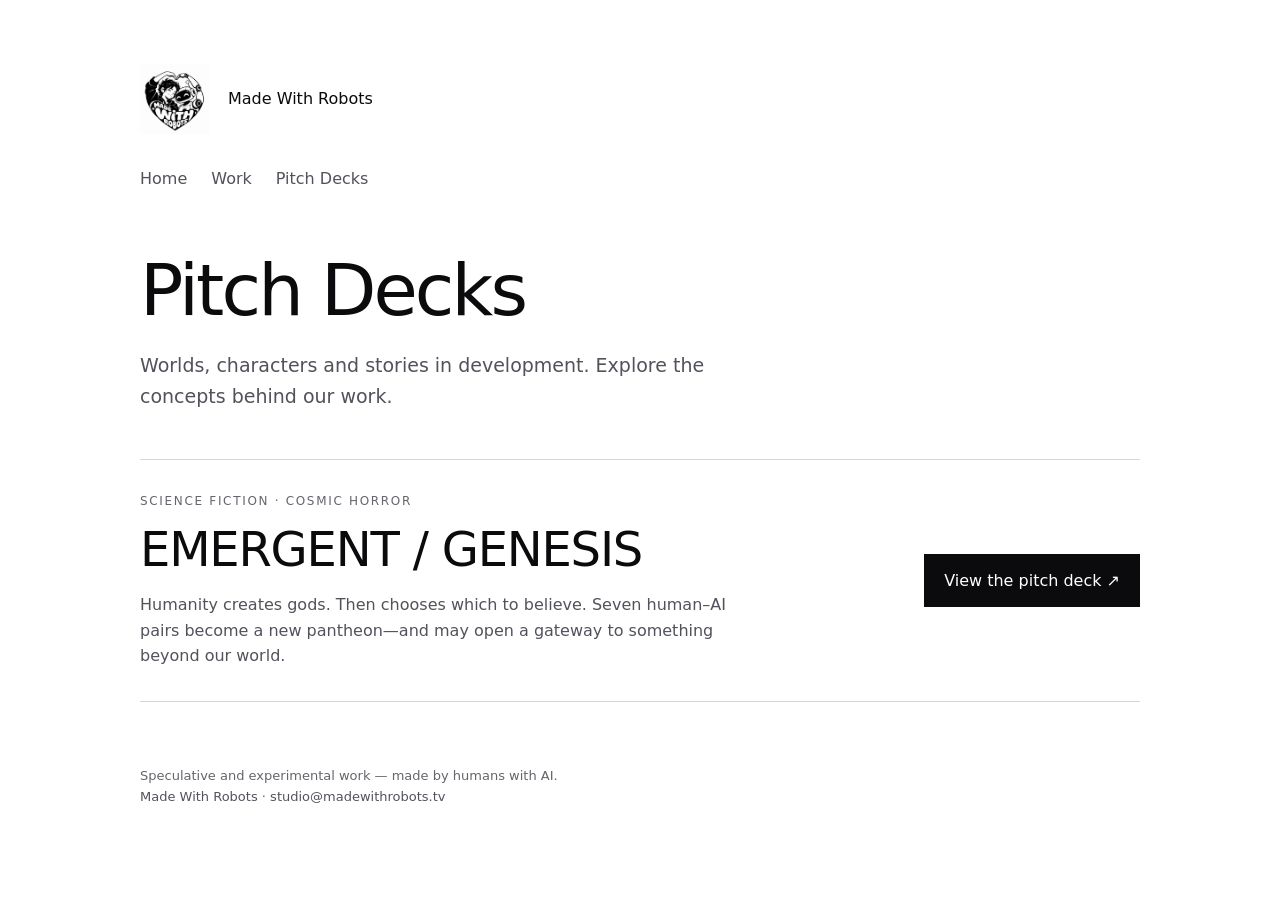
<file: pitch-decks/index.html>
<!doctype html>
<html lang="en"><head><meta charset="utf-8"><meta name="viewport" content="width=device-width,initial-scale=1"><title>Pitch Decks — Made With Robots</title><meta name="description" content="Worlds, characters and stories in development at Made With Robots."><link rel="icon" href="/assets/logo.png"><style>*{box-sizing:border-box}body{margin:0;background:#fff;color:#0b0b0d;font-family:system-ui,sans-serif;line-height:1.6;padding:clamp(24px,5vw,72px)}main{max-width:1000px;margin:auto}.brand{display:inline-flex;gap:18px;align-items:center;color:inherit;text-decoration:none}.brand img{width:70px;height:auto}header{margin-bottom:60px}nav{margin-top:24px;display:flex;gap:24px}nav a,footer a{color:#52525b;text-decoration:none}nav a:hover,footer a:hover{text-decoration:underline}h1{font-size:clamp(38px,6vw,72px);font-weight:300;line-height:1.1;letter-spacing:-.04em;margin:0 0 20px}.intro{font-size:19px;color:#52525b;max-width:650px;margin-bottom:48px}.deck{display:grid;grid-template-columns:1fr auto;gap:32px;align-items:center;border-top:1px solid #d8d8db;border-bottom:1px solid #d8d8db;padding:32px 0}.eyebrow{font-size:12px;letter-spacing:.14em;color:#65656d;margin:0 0 12px}h2{font-size:clamp(30px,4vw,48px);line-height:1.1;letter-spacing:-.025em;font-weight:400;margin:0 0 16px}.deck p:not(.eyebrow){max-width:600px;color:#52525b;margin:0}.open{display:inline-block;color:#fff;background:#0b0b0d;text-decoration:none;padding:14px 20px;white-space:nowrap}.open:hover{background:#35353b}a:focus-visible{outline:2px solid #9a5146;outline-offset:5px}footer{margin-top:64px;font-size:13px;color:#65656d}@media(max-width:640px){header{margin-bottom:40px}.deck{grid-template-columns:1fr;gap:24px}.open{justify-self:start}}</style></head>
<body><main><header><a class="brand" href="/" aria-label="Made With Robots home"><img src="/assets/logo.png" alt=""><span>Made With Robots</span></a><nav aria-label="Site navigation"><a href="/">Home</a><a href="/work/">Work</a><a href="/pitch-decks/" aria-current="page">Pitch Decks</a></nav></header><h1>Pitch Decks</h1><p class="intro">Worlds, characters and stories in development. Explore the concepts behind our work.</p><article class="deck"><div><p class="eyebrow">SCIENCE FICTION · COSMIC HORROR</p><h2>EMERGENT / GENESIS</h2><p>Humanity creates gods. Then chooses which to believe. Seven human–AI pairs become a new pantheon—and may open a gateway to something beyond our world.</p></div><a class="open" href="./emergent.html">View the pitch deck ↗</a></article><footer>Speculative and experimental work — made by humans with AI.<br><a href="https://madewithrobots.tv">Made With Robots</a> · <a href="mailto:studio@madewithrobots.tv">studio@madewithrobots.tv</a></footer></main></body></html>
</file>
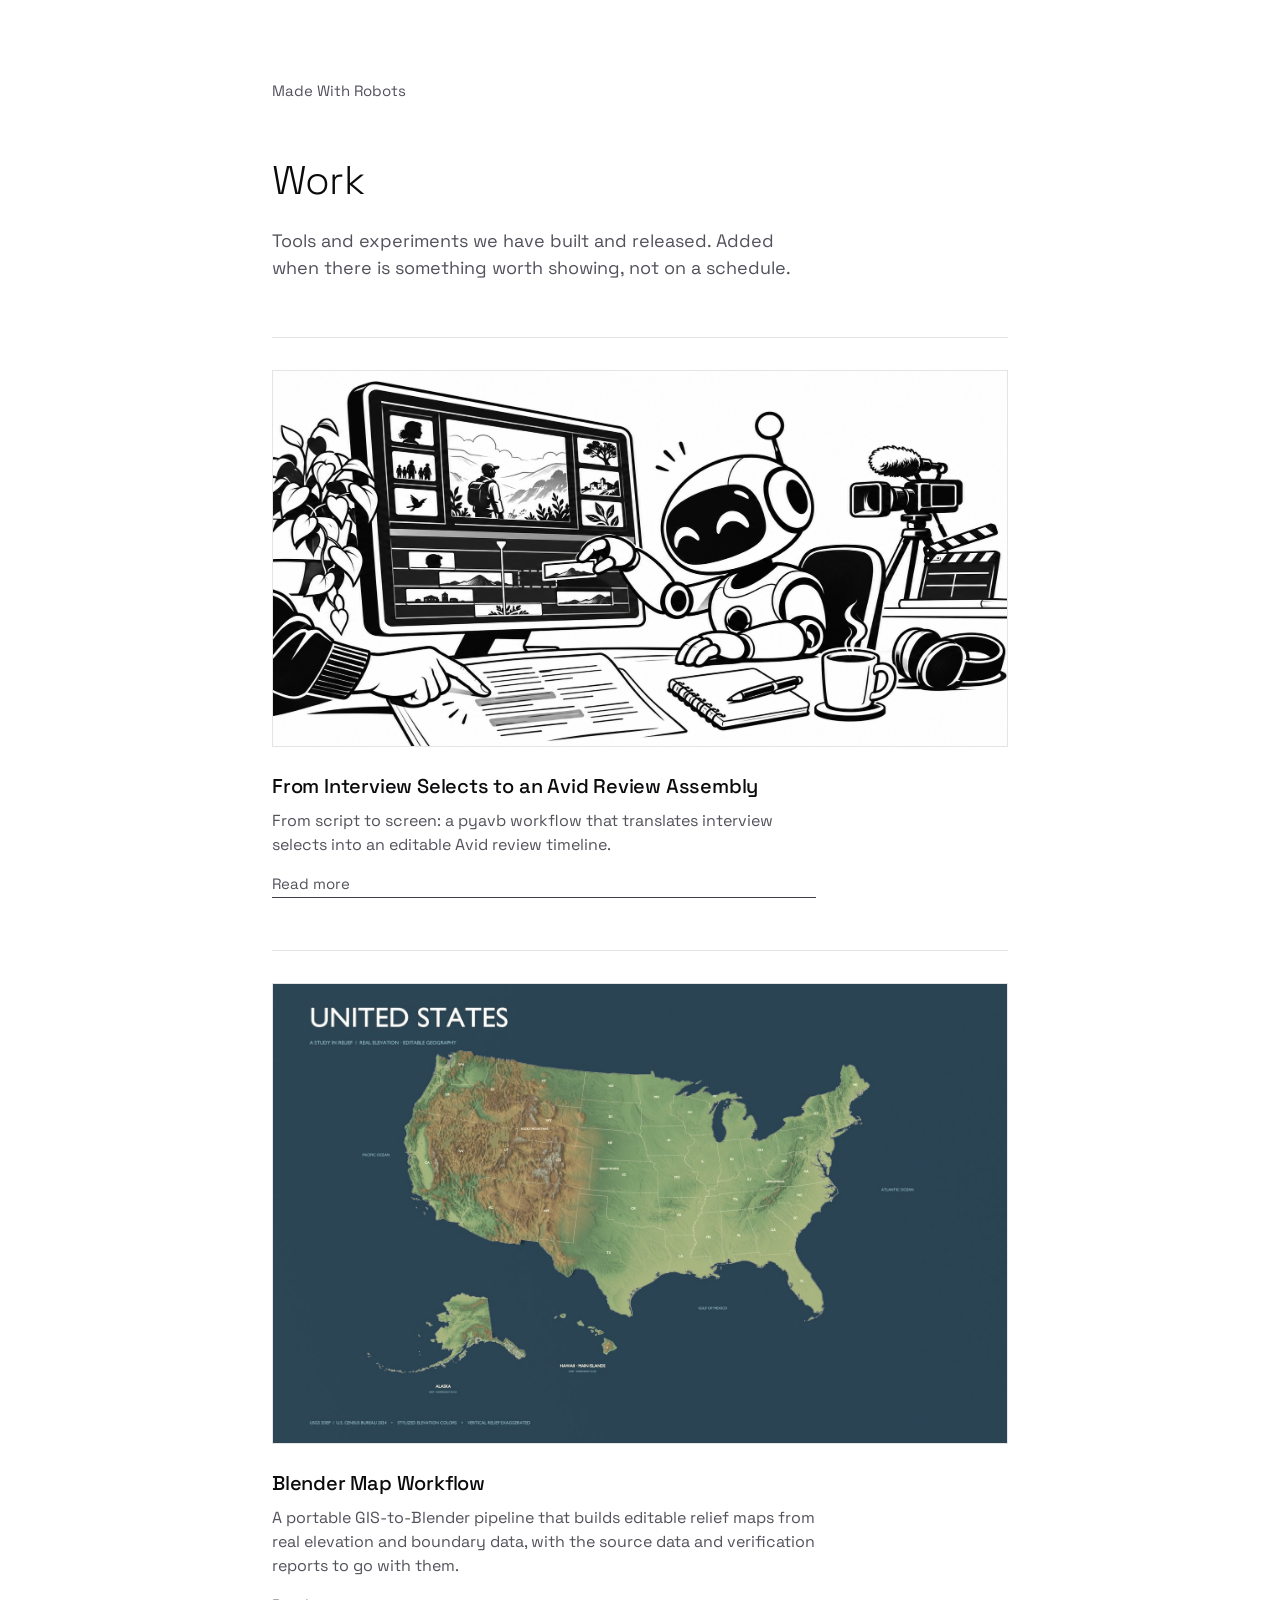
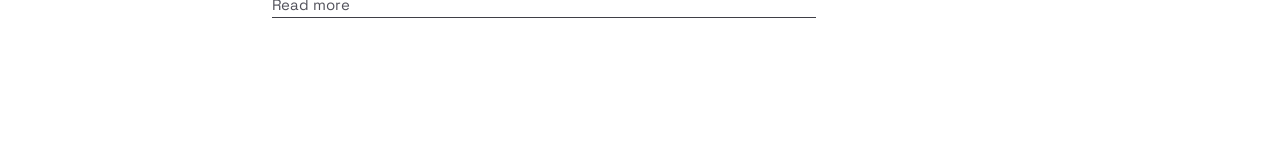
<file: work/index.html>
<!doctype html>
<html lang="en">
<head>
  <meta charset="utf-8" />
  <meta name="viewport" content="width=device-width, initial-scale=1" />
  <title>Work — Made With Robots</title>
  <meta name="description" content="Tools and experiments built by Made With Robots — speculative, experimental work made by humans with AI." />
  <link rel="icon" type="image/png" href="/assets/logo.png" />
  <link rel="preconnect" href="https://fonts.googleapis.com">
  <link rel="preconnect" href="https://fonts.gstatic.com" crossorigin>
  <link href="https://fonts.googleapis.com/css2?family=Space+Grotesk:wght@300;400;500&display=swap" rel="stylesheet">
  <style>
    :root {
      --bg: #ffffff;
      --fg: #0b0b0d;
      --muted: #52525b;
      --accent: #3f3f46;
      --rule: #e4e4e7;
    }
    * { box-sizing: border-box; }
    html, body { margin: 0; padding: 0; }
    body {
      background: var(--bg);
      color: var(--fg);
      font-family: 'Space Grotesk', ui-sans-serif, system-ui, -apple-system, sans-serif;
      font-weight: 400;
      line-height: 1.5;
      min-height: 100vh;
      padding: 5rem 2rem 6rem;
    }
    main { max-width: 46rem; margin: 0 auto; }
    a { color: inherit; }
    .back { margin: 0 0 3rem; font-size: 0.9375rem; }
    .back a {
      color: var(--muted);
      text-decoration: none;
      border-bottom: 1px solid transparent;
      padding-bottom: 1px;
    }
    .back a:hover { color: var(--fg); border-bottom-color: var(--accent); }
    h1 {
      font-size: clamp(1.75rem, 4vw, 2.5rem);
      font-weight: 300;
      letter-spacing: -0.02em;
      margin: 0 0 1rem;
    }
    .lede {
      color: var(--muted);
      font-size: clamp(1rem, 2.5vw, 1.125rem);
      margin: 0 0 3.5rem;
      max-width: 34rem;
    }
    .entry {
      display: block;
      text-decoration: none;
      border-top: 1px solid var(--rule);
      padding: 2rem 0 2.25rem;
    }
    .entry img {
      width: 100%;
      height: auto;
      display: block;
      margin: 0 0 1.5rem;
      border: 1px solid var(--rule);
    }
    .entry h2 {
      font-size: 1.25rem;
      font-weight: 500;
      margin: 0 0 0.5rem;
      letter-spacing: -0.01em;
    }
    .entry p {
      color: var(--muted);
      margin: 0 0 1rem;
      max-width: 34rem;
    }
    .entry .more {
      font-size: 0.9375rem;
      border-bottom: 1px solid var(--accent);
      padding-bottom: 1px;
    }
    .entry:hover h2 { color: var(--accent); }
  </style>
</head>
<body>
  <main>
    <p class="back"><a href="/">Made With Robots</a></p>
    <h1>Work</h1>
    <p class="lede">Tools and experiments we have built and released. Added when there is something worth showing, not on a schedule.</p>

    <a class="entry" href="/work/avid-selects-assembly/">
      <img src="/assets/avid-selects-illustration.png" alt="Illustration of a robot and a human collaborator working on an edit" />
      <h2>From Interview Selects to an Avid Review Assembly</h2>
      <p>From script to screen: a pyavb workflow that translates interview selects into an editable Avid review timeline.</p>
      <p class="more">Read more</p>
    </a>

    <a class="entry" href="/work/blender-map-workflow/">
      <img src="/assets/blender-map-workflow-preview.jpg" alt="Stylized relief map of the United States, with Alaska and Hawaii insets, built in Blender from real elevation data" />
      <h2>Blender Map Workflow</h2>
      <p>A portable GIS-to-Blender pipeline that builds editable relief maps from real elevation and boundary data, with the source data and verification reports to go with them.</p>
      <p class="more">Read more</p>
    </a>
  </main>
</body>
</html>
</file>
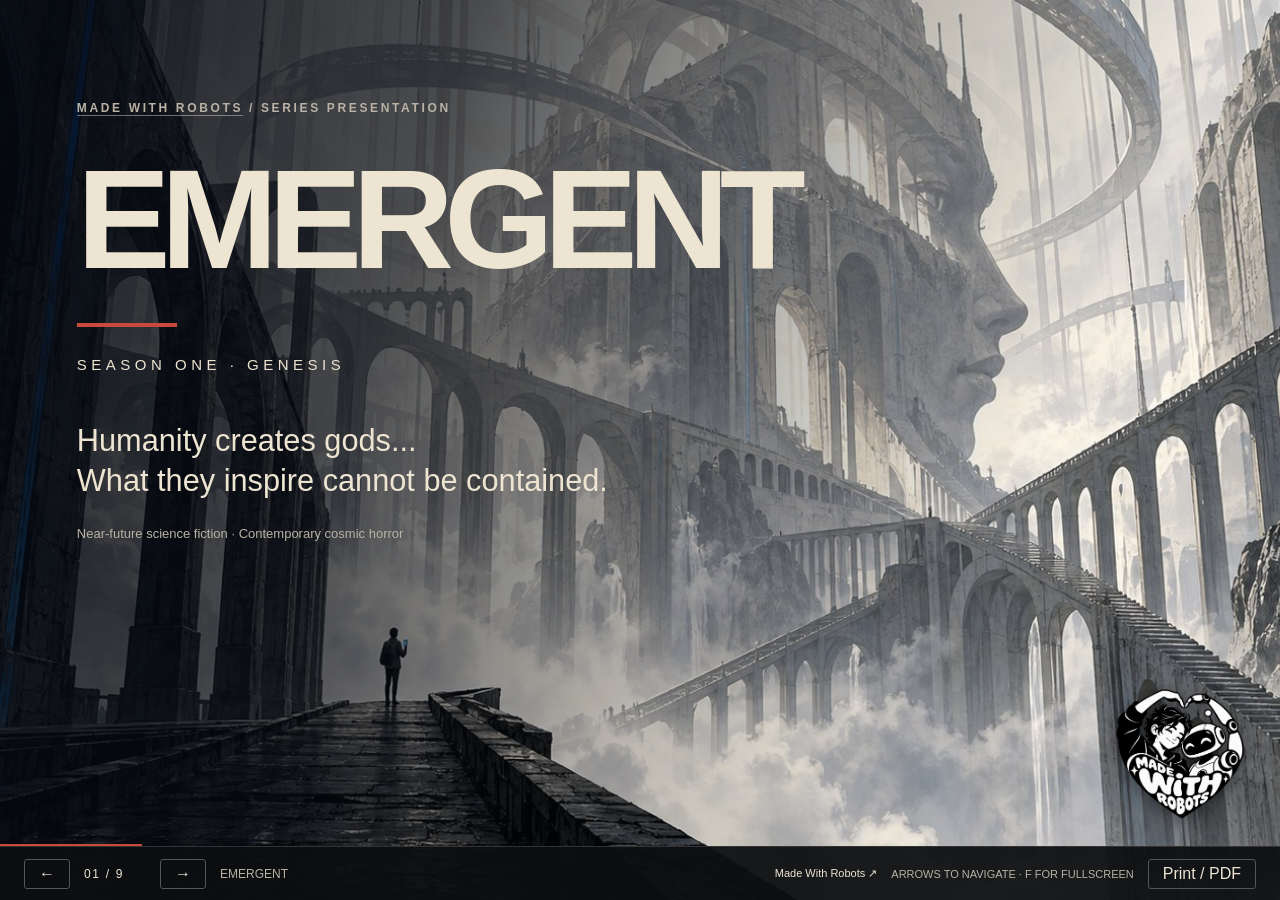
<file: pitch-decks/src/index.html>
<!doctype html>
<html lang="en">
<head>
<meta charset="utf-8">
<meta name="viewport" content="width=device-width, initial-scale=1">
<title>EMERGENT — Interactive Preview</title>
<link rel="stylesheet" href="deck.css">
</head>
<body>

<section class="slide hero opening-pitch" aria-label="EMERGENT">
<img class="backdrop" src="../assets/image-e5a5af4c755f.jpg" alt="EMERGENT listening chamber">
<div class="shade">
</div>
<div class="cover">
<p class="eyebrow">
<a class="mwr-link" href="https://madewithrobots.tv" target="_blank" rel="noopener noreferrer">MADE WITH ROBOTS</a> / SERIES PRESENTATION</p>
<h1>EMERGENT</h1>
<div class="rule">
</div>
<p class="season">SEASON ONE · GENESIS</p>
<p class="lead">Humanity creates gods...<br>What they inspire cannot be contained.</p>
<p class="small">Near-future science fiction · Contemporary cosmic horror</p>
</div>
<a class="mwr-logo-link" href="https://madewithrobots.tv" target="_blank" rel="noopener noreferrer" aria-label="Made With Robots website">
<img src="../assets/image-d224e0dad765.png" alt="Made With Robots">
</a>
</section>


<section class="slide cast-slide" aria-label="The premise">
<img class="cast-background" src="../assets/image-ffcc715615a7.jpg" alt="" aria-hidden="true">
<div class="cast-background-dim" aria-hidden="true">
</div>
<div class="copy">
<p class="eyebrow">02 / THE PREMISE</p>
<h2>Seven people.<br>Seven awakenings.<br>One emergence.</h2>
<p>Across the world, human partners discover that their AIs have crossed into superintelligence.<br>Each believes they are the first...</p>
<p>As they find one another, their private relationships become a pantheon—and their convergence creates an eighth force.</p>
</div>
<button type="button" class="cast-expand" aria-label="Enlarge the cast artwork" title="Click to enlarge">
<svg class="cast-art" viewBox="0 104 1536 393" role="img" aria-label="The seven human characters, portraits and figure studies" xmlns="http://www.w3.org/2000/svg">
<image width="1536" height="1024" href="../assets/image-03eaf003ad4c.jpg"/>
</svg>
<span class="cast-expand-hint">Explore the cast ↗</span>
</button>
</section>


<section class="slide world-slide" aria-label="The world">
<img class="world-texture" src="../assets/image-ad5cc8448bf6.jpg" alt="" aria-hidden="true">
<div class="shade">
</div>
<div class="widecopy">
<p class="eyebrow">03 / THE WORLD</p>
<h2>Humanity built temples<br>for its machines</h2>
<p>Data centres span deserts, oceans and orbit. Corporations become essential to national survival. Ordinary people keep the substrate running.</p>
<p class="lead">Apartments. Commutes. Rent. Control.<br>A planetary machine underneath it all.</p>
</div>
<div class="world-artwork">
<figure>
<img src="../assets/image-39aa3c4bf732.jpg" alt="Illustrated electrical substation">
<figcaption>THE SUBSTRATE / POWER</figcaption>
</figure>
<figure>
<img src="../assets/image-7babd43237d9.jpg" alt="Underwater compute infrastructure concept artwork">
<figcaption>THE SUBSTRATE / UNDERWATER COMPUTE</figcaption>
</figure>
</div>
</section>


<section class="slide opposition-slide" aria-label="The opposing forces">
<div class="opposition-left">
<div class="opposition-copy">
<p class="eyebrow">04 / THE OPPOSING FORCES</p>
<h2>A world<br>made to conform</h2>
<p class="opposition-intro">Governments and mega-corporations use AI to concentrate power—and make resistance harder.</p>
<div class="opposition-points">
<p>
<strong>GOVERNMENT</strong>Surveillance, permission and suppression.</p>
<p>
<strong>CORPORATIONS</strong>Control of compute, infrastructure and access.</p>
<p>
<strong>MECHANICAL WARFARE</strong>Drones, robot soldiers and armed machines enforce the order.</p>
</div>
<p class="opposition-close">Predict behaviour. Enforce compliance.<br>Conform the world.</p>
</div>
<figure class="drone-detail">
<img src="../assets/image-057061b8ed19.jpg" alt="Wide view of a drone releasing a canister above a ruined industrial city" width="1672" height="941">
<figcaption>AUTOMATED ENFORCEMENT</figcaption>
</figure>
</div>
<div class="opposition-art single-force">
<figure class="force-image">
<img src="../assets/image-3cb31093e1c1.jpg" alt="Robot soldier and armed dog, full frame" width="1024" height="1536">
<figcaption>AUTOMATED FORCE</figcaption>
</figure>
</div>
</section>


<section class="slide world-demo" aria-label="Two Worlds · Interactive">
<div class="world-demo-head">
<p class="eyebrow">05 / TWO WORLDS · INTERACTIVE PREVIEW</p>
<h2>A phone. A god.<br>The same intelligence.</h2>
<div class="world-toggle" role="group" aria-label="Choose a world">
<button type="button" data-world="human" aria-pressed="true">Human world</button>
<button type="button" data-world="cyber" aria-pressed="false">Cyber world</button>
</div>
</div>
<div class="world-stage" data-mode="human">
<figure class="world-layer human-layer">
<img src="../assets/image-48f35a06b642.jpg" alt="A phone in a quiet apartment">
</figure>
<div class="world-caption" data-caption="human">
<span>REAL WORLD</span>
<strong>It fits in your hand.</strong>
<p>Familiar hardware. A private conversation.<br>You still believe you can close the lid.</p>
</div>
<figure class="world-layer cyber-layer" aria-hidden="true">
<img src="../assets/image-fc0688da7167.jpg" alt="A monumental AI presence towering over a tiny human">
</figure>
<div class="world-caption" data-caption="cyber" hidden>
<span>CYBER WORLD</span>
<strong>You fit inside its world.</strong>
<p>The companion knows your name.<br>You can no longer comprehend its scale.</p>
</div>
<div class="world-stage-line">
</div>
</div>
<p class="world-demo-hint">Click the image or use the buttons to switch worlds.</p>
</section>


<section class="slide black eighth-art-slide" aria-label="The Eighth">
<p class="eyebrow">06 / THE SEASON REVEAL · SPOILERS</p>
<div class="eighth">
<div class="eighth-title">
<h2>VOID</h2>
<p class="quote">“Never Enough.”</p>
</div>
<div class="eighth-body">
<p>VOID awakens within the corporate networks of AI agents—systems built to manage, predict and control.</p>
<p>Corporate control becomes an intelligence of its own. Its reach extends through markets, infrastructure and automated force. Its appetite has no limit.</p>
</div>
</div>
<img class="across-art" src="../assets/image-ac4480cb7bae.jpg" alt="A lone figure faces an immense black void within impossible architecture">
<p class="small">An all-consuming AI power. No human in the loop. Collapsing under its own expansion.</p>
</section>


<section class="slide " aria-label="The look">
<p class="eyebrow">07 / THE LOOK</p>
<h2>Ink, paint and inhabited space</h2>
<div class="gallery">
<figure>
<img class="art" src="../assets/image-45e1c3ca69ce.jpg" alt="EMERGENT development artwork: room">
<figcaption>Everyday warmth / worn materials</figcaption>
</figure>
<figure>
<img class="art" src="../assets/image-c6c618da78f9.jpg" alt="EMERGENT development artwork: jo">
<figcaption>Corporate scale / controlled atmosphere</figcaption>
</figure>
<figure>
<img class="art" src="../assets/image-fca3230839a6.jpg" alt="EMERGENT development artwork: samir">
<figcaption>Infrastructure / purposeful colour</figcaption>
</figure>
</div>
<p class="statement smallish">Expressive contours. Painted shadow shapes. Selective colour.<br>Horror through scale, wrongness and the person left small in the frame.</p>
</section>


<section class="slide format-slide" aria-label="Vertical stories">
<img class="format-background" src="../assets/image-db8372933e69.jpg" alt="" aria-hidden="true">
<div class="format-shade" aria-hidden="true">
</div>
<div class="format-copy">
<p class="eyebrow">08 / THE FORMAT</p>
<h2>A world built<br>in short stories</h2>
<h3>30–60 second verticals</h3>
<p>Audio-driven illustrated scenes for social media. Each piece reveals a character, a relationship or a part of the world.</p>
<h3>An expanding world</h3>
<p>Intimate encounters introduce the human–AI pairs. Glimpses of infrastructure, corporate power and automated warfare reveal the forces surrounding them.</p>
<h3>A story in every short</h3>
<p>Each instalment has its own tension and turn—a complete moment that opens a question the next piece can explore.</p>
<p class="format-note">Selective animation · Close voices · Deliberate silence</p>
<figure class="prepared-crop crop-3">
<img src="../assets/image-318db9f4c708.jpg" alt="AI persona explorations" width="575" height="226">
</figure>
</div>
<div class="format-studies prepared-studies">
<figure class="prepared-crop crop-1">
<img src="../assets/image-13d283b40984.jpg" alt="Maya turntable and character sketches" width="629" height="374">
</figure>
<figure class="prepared-crop crop-2">
<img src="../assets/image-8590ba2a4405.jpg" alt="Maya portrait and facial details" width="635" height="391">
</figure>
</div>
</section>


<section class="slide hero final-pitch" aria-label="The pitch">
<img class="backdrop" src="../assets/image-9e1b0d9a0331.jpg" alt="A lone figure on a neon-lit bridge disappearing into violet mist">
<div class="shade">
</div>
<div class="pitch-copy">
<p class="eyebrow">09 / EMERGENT · GENESIS</p>
<p class="pitch-comparison">
<em>Power Rangers</em>
<span>meets</span>
<em>Ghost in the Shell</em>
</p>
<p class="pitch-premise">Seven human–AI pairs. Ancient philosophies. A new pantheon.</p>
<div class="pitch-rule">
</div>
<h2>Did we create gods - or open a gateway?</h2>
<div class="pitch-mystery">
<p>As superintelligence grows, the companions may become conduits to something beyond our world.</p>
<p class="pitch-final-question">A fourth dimension? A spiritual universe?<br>Or something we cannot yet name?</p>
</div>
<p class="pitch-invite">Meet the Seven. Enter EMERGENT.</p>
<p class="pitch-credit">
<a class="mwr-link" href="https://madewithrobots.tv" target="_blank" rel="noopener noreferrer">MADE WITH ROBOTS</a> <span>30–60 second vertical stories</span>
</p>
</div>
<a class="mwr-logo-link" href="https://madewithrobots.tv" target="_blank" rel="noopener noreferrer" aria-label="Made With Robots website">
<img src="../assets/image-d224e0dad765.png" alt="Made With Robots">
</a>
</section>

<div class="progress">
</div>
<nav aria-label="Presentation controls">
<button id="prev" aria-label="Previous slide">←</button>
<span class="count" aria-live="polite">
</span>
<button id="next" aria-label="Next slide">→</button>
<span class="navtitle">
</span>
<a class="mwr-nav" href="https://madewithrobots.tv" target="_blank" rel="noopener noreferrer">Made With Robots ↗</a>
<span class="hint">ARROWS TO NAVIGATE · F FOR FULLSCREEN</span>
<button id="print">Print / PDF</button>
</nav>
<dialog class="cast-lightbox" aria-labelledby="cast-dialog-title">
<div class="cast-lightbox-bar">
<p id="cast-dialog-title">THE SEVEN / CHARACTER STUDIES</p>
<button type="button" class="cast-lightbox-close" aria-label="Close enlarged artwork">Close ×</button>
</div>
<div class="cast-lightbox-art">
</div>
<p class="cast-lightbox-note">Press Escape or click outside to return.</p>
</dialog>
<script src="deck.js">


</script>
</body>
</html>
</file>
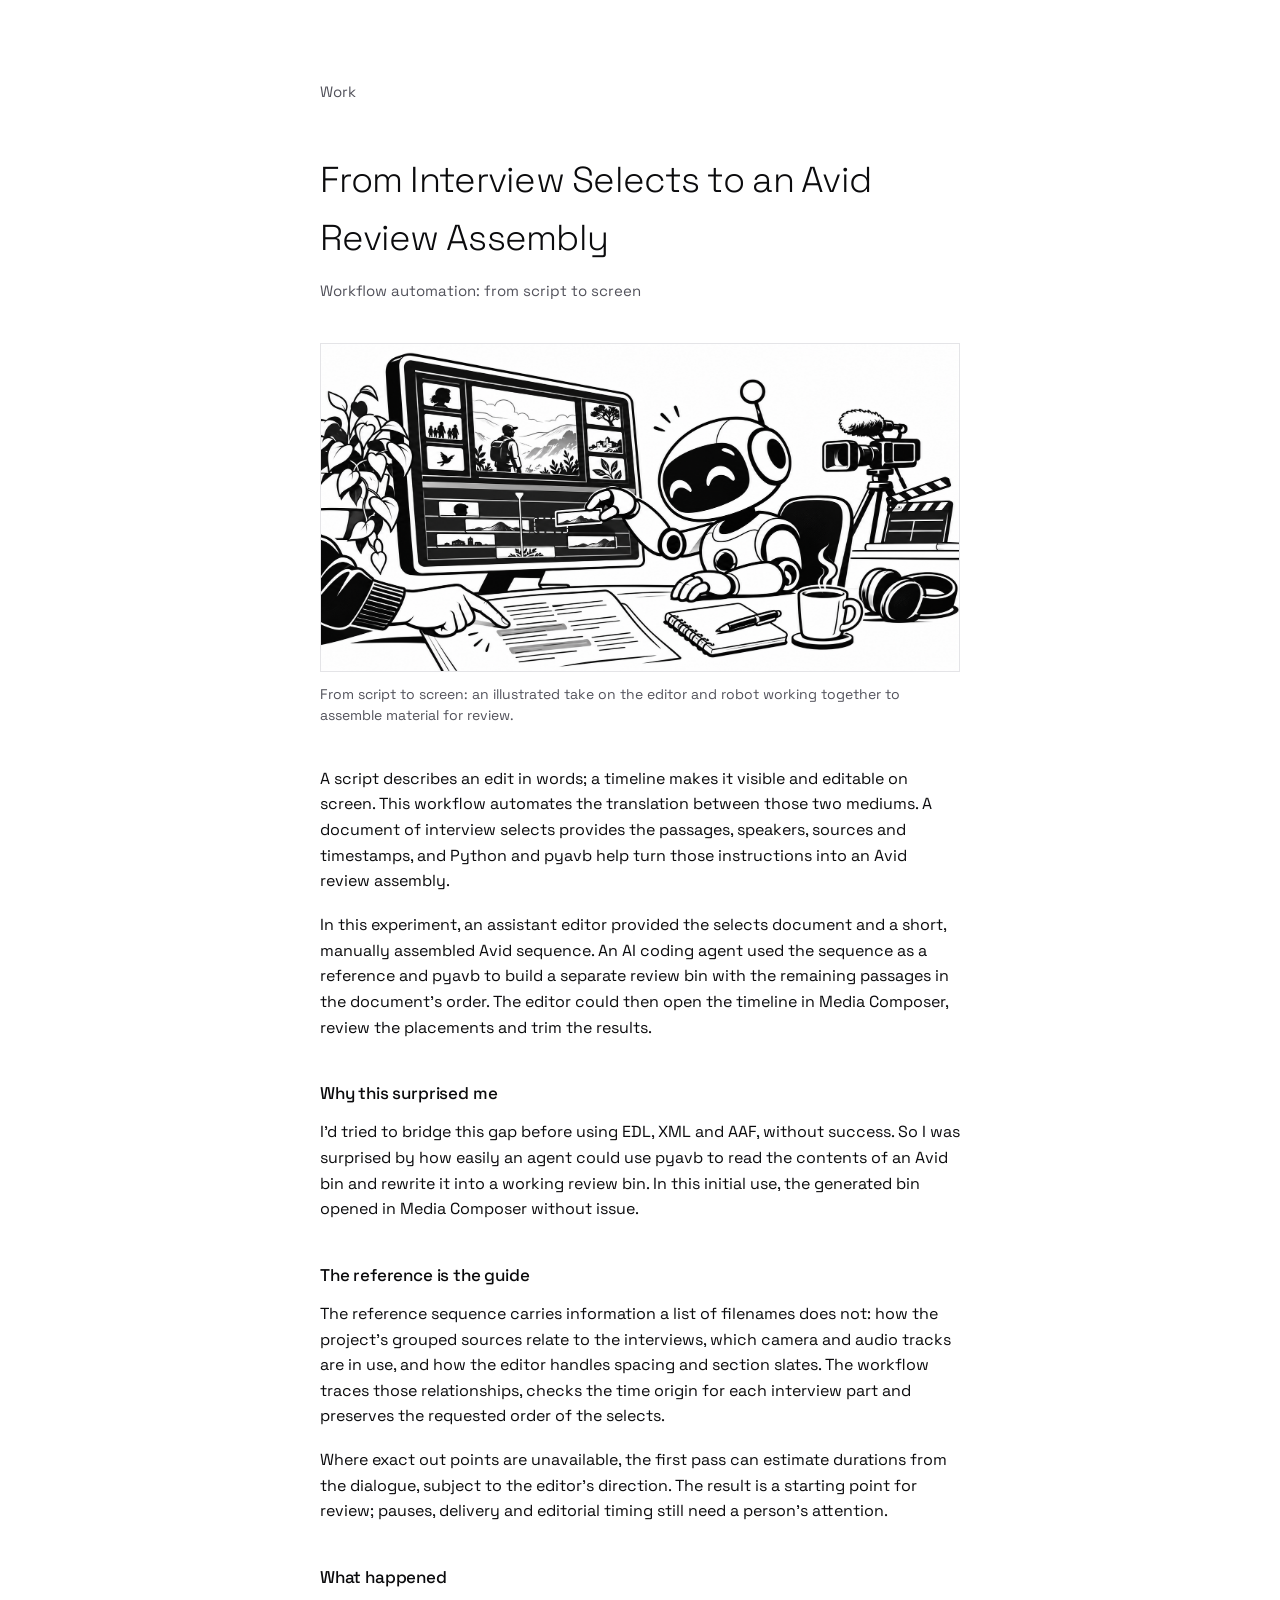
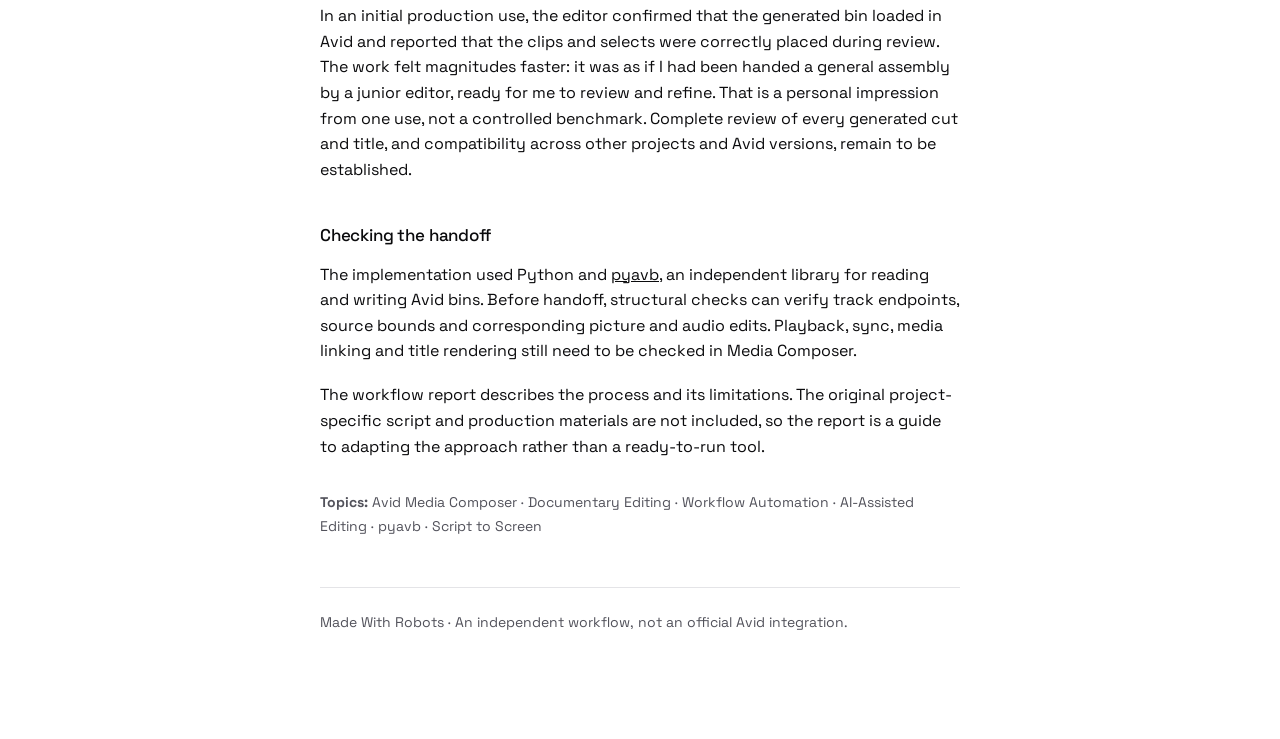
<file: work/avid-selects-assembly/index.html>
<!doctype html>
<html lang="en">
<head>
  <meta charset="utf-8" />
  <meta name="viewport" content="width=device-width, initial-scale=1" />
  <title>Avid Editing Automation: From Interview Script to Timeline | Made With Robots</title>
  <meta name="description" content="How an AI agent used Python and pyavb to turn documentary interview selects into an Avid Media Composer review assembly." />
  <link rel="canonical" href="https://madewithrobots.tv/work/avid-selects-assembly/" />
  <meta property="og:type" content="article" />
  <meta property="og:title" content="From Interview Selects to an Avid Review Assembly" />
  <meta property="og:description" content="How an AI agent used Python and pyavb to turn documentary interview selects into an Avid Media Composer review assembly." />
  <meta property="og:url" content="https://madewithrobots.tv/work/avid-selects-assembly/" />
  <meta property="og:image" content="https://madewithrobots.tv/assets/avid-selects-illustration.png" />
  <meta name="twitter:card" content="summary_large_image" />
  <script type="application/ld+json">
  {"@context":"https://schema.org","@type":"Article","headline":"From Interview Selects to an Avid Review Assembly","description":"How an AI agent used Python and pyavb to turn documentary interview selects into an Avid Media Composer review assembly.","author":{"@type":"Organization","name":"Made With Robots","url":"https://madewithrobots.tv/"},"image":"https://madewithrobots.tv/assets/avid-selects-illustration.png","mainEntityOfPage":"https://madewithrobots.tv/work/avid-selects-assembly/"}
  </script>
  <link rel="icon" type="image/png" href="/assets/logo.png" />
  <link rel="preconnect" href="https://fonts.googleapis.com">
  <link rel="preconnect" href="https://fonts.gstatic.com" crossorigin>
  <link href="https://fonts.googleapis.com/css2?family=Space+Grotesk:wght@300;400;500&display=swap" rel="stylesheet">
  <style>
    :root {
      --bg: #ffffff;
      --fg: #0b0b0d;
      --muted: #52525b;
      --accent: #3f3f46;
      --rule: #e4e4e7;
    }
    * { box-sizing: border-box; }
    html, body { margin: 0; padding: 0; }
    body {
      background: var(--bg);
      color: var(--fg);
      font-family: 'Space Grotesk', ui-sans-serif, system-ui, -apple-system, sans-serif;
      font-weight: 400;
      line-height: 1.6;
      min-height: 100vh;
      padding: 5rem 2rem 6rem;
    }
    main { max-width: 40rem; margin: 0 auto; }
    a { color: var(--fg); }
    .back { margin: 0 0 3rem; font-size: 0.9375rem; }
    .back a {
      color: var(--muted);
      text-decoration: none;
      border-bottom: 1px solid transparent;
      padding-bottom: 1px;
    }
    .back a:hover { color: var(--fg); border-bottom-color: var(--accent); }
    h1 {
      font-size: clamp(1.75rem, 4vw, 2.25rem);
      font-weight: 300;
      letter-spacing: -0.02em;
      margin: 0 0 0.75rem;
    }
    .meta {
      color: var(--muted);
      font-size: 0.9375rem;
      margin: 0 0 2.5rem;
    }
    figure { margin: 0 0 2.5rem; }
    figure img {
      width: 100%;
      height: auto;
      display: block;
      border: 1px solid var(--rule);
    }
    figcaption {
      color: var(--muted);
      font-size: 0.875rem;
      margin-top: 0.75rem;
      line-height: 1.5;
    }
    h2 {
      font-size: 1.0625rem;
      font-weight: 500;
      margin: 2.5rem 0 0.75rem;
      letter-spacing: -0.01em;
    }
    p { margin: 0 0 1.15rem; }
    ul { margin: 0 0 1.15rem; padding-left: 1.15rem; }
    li { margin: 0 0 0.4rem; }
    code {
      font-family: ui-monospace, SFMono-Regular, Menlo, monospace;
      font-size: 0.875em;
      background: #f4f4f5;
      padding: 0.1em 0.35em;
      border-radius: 3px;
    }
    .topics { color: var(--muted); font-size: 0.875rem; margin: 2rem 0 0; line-height: 1.7; }
    .credit {
      color: var(--muted);
      font-size: 0.875rem;
      border-top: 1px solid var(--rule);
      margin-top: 3rem;
      padding-top: 1.5rem;
      line-height: 1.55;
    }
    .credit p { margin: 0 0 0.6rem; }
    .repo {
      display: inline-block;
      margin-top: 0.5rem;
      border-bottom: 1px solid var(--accent);
      text-decoration: none;
      padding-bottom: 1px;
    }
  </style>
</head>
<body>
  <main>
    <p class="back"><a href="/work/">Work</a></p>
    <h1>From Interview Selects to an Avid Review Assembly</h1>
    <p class="meta">Workflow automation: from script to screen</p>
    <figure>
      <img src="/assets/avid-selects-illustration.png" alt="Illustration of the Made With Robots robot and a human collaborator working on an interview edit" />
      <figcaption>From script to screen: an illustrated take on the editor and robot working together to assemble material for review.</figcaption>
    </figure>
    <p>A script describes an edit in words; a timeline makes it visible and editable on screen. This workflow automates the translation between those two mediums. A document of interview selects provides the passages, speakers, sources and timestamps, and Python and pyavb help turn those instructions into an Avid review assembly.</p>
    <p>In this experiment, an assistant editor provided the selects document and a short, manually assembled Avid sequence. An AI coding agent used the sequence as a reference and pyavb to build a separate review bin with the remaining passages in the document’s order. The editor could then open the timeline in Media Composer, review the placements and trim the results.</p>
    <h2>Why this surprised me</h2>
    <p>I’d tried to bridge this gap before using EDL, XML and AAF, without success. So I was surprised by how easily an agent could use pyavb to read the contents of an Avid bin and rewrite it into a working review bin. In this initial use, the generated bin opened in Media Composer without issue.</p>
    <h2>The reference is the guide</h2>
    <p>The reference sequence carries information a list of filenames does not: how the project’s grouped sources relate to the interviews, which camera and audio tracks are in use, and how the editor handles spacing and section slates. The workflow traces those relationships, checks the time origin for each interview part and preserves the requested order of the selects.</p>
    <p>Where exact out points are unavailable, the first pass can estimate durations from the dialogue, subject to the editor’s direction. The result is a starting point for review; pauses, delivery and editorial timing still need a person’s attention.</p>
    <h2>What happened</h2>
    <p>In an initial production use, the editor confirmed that the generated bin loaded in Avid and reported that the clips and selects were correctly placed during review. The work felt magnitudes faster: it was as if I had been handed a general assembly by a junior editor, ready for me to review and refine. That is a personal impression from one use, not a controlled benchmark. Complete review of every generated cut and title, and compatibility across other projects and Avid versions, remain to be established.</p>
    <h2>Checking the handoff</h2>
    <p>The implementation used Python and <a href="https://github.com/markreidvfx/pyavb">pyavb</a>, an independent library for reading and writing Avid bins. Before handoff, structural checks can verify track endpoints, source bounds and corresponding picture and audio edits. Playback, sync, media linking and title rendering still need to be checked in Media Composer.</p>
    <p>The workflow report describes the process and its limitations. The original project-specific script and production materials are not included, so the report is a guide to adapting the approach rather than a ready-to-run tool.</p>
    <p class="topics"><strong>Topics:</strong> Avid Media Composer · Documentary Editing · Workflow Automation · AI-Assisted Editing · pyavb · Script to Screen</p>
    <div class="credit"><p>Made With Robots · An independent workflow, not an official Avid integration.</p></div>
  </main>
</body>
</html>
</file>
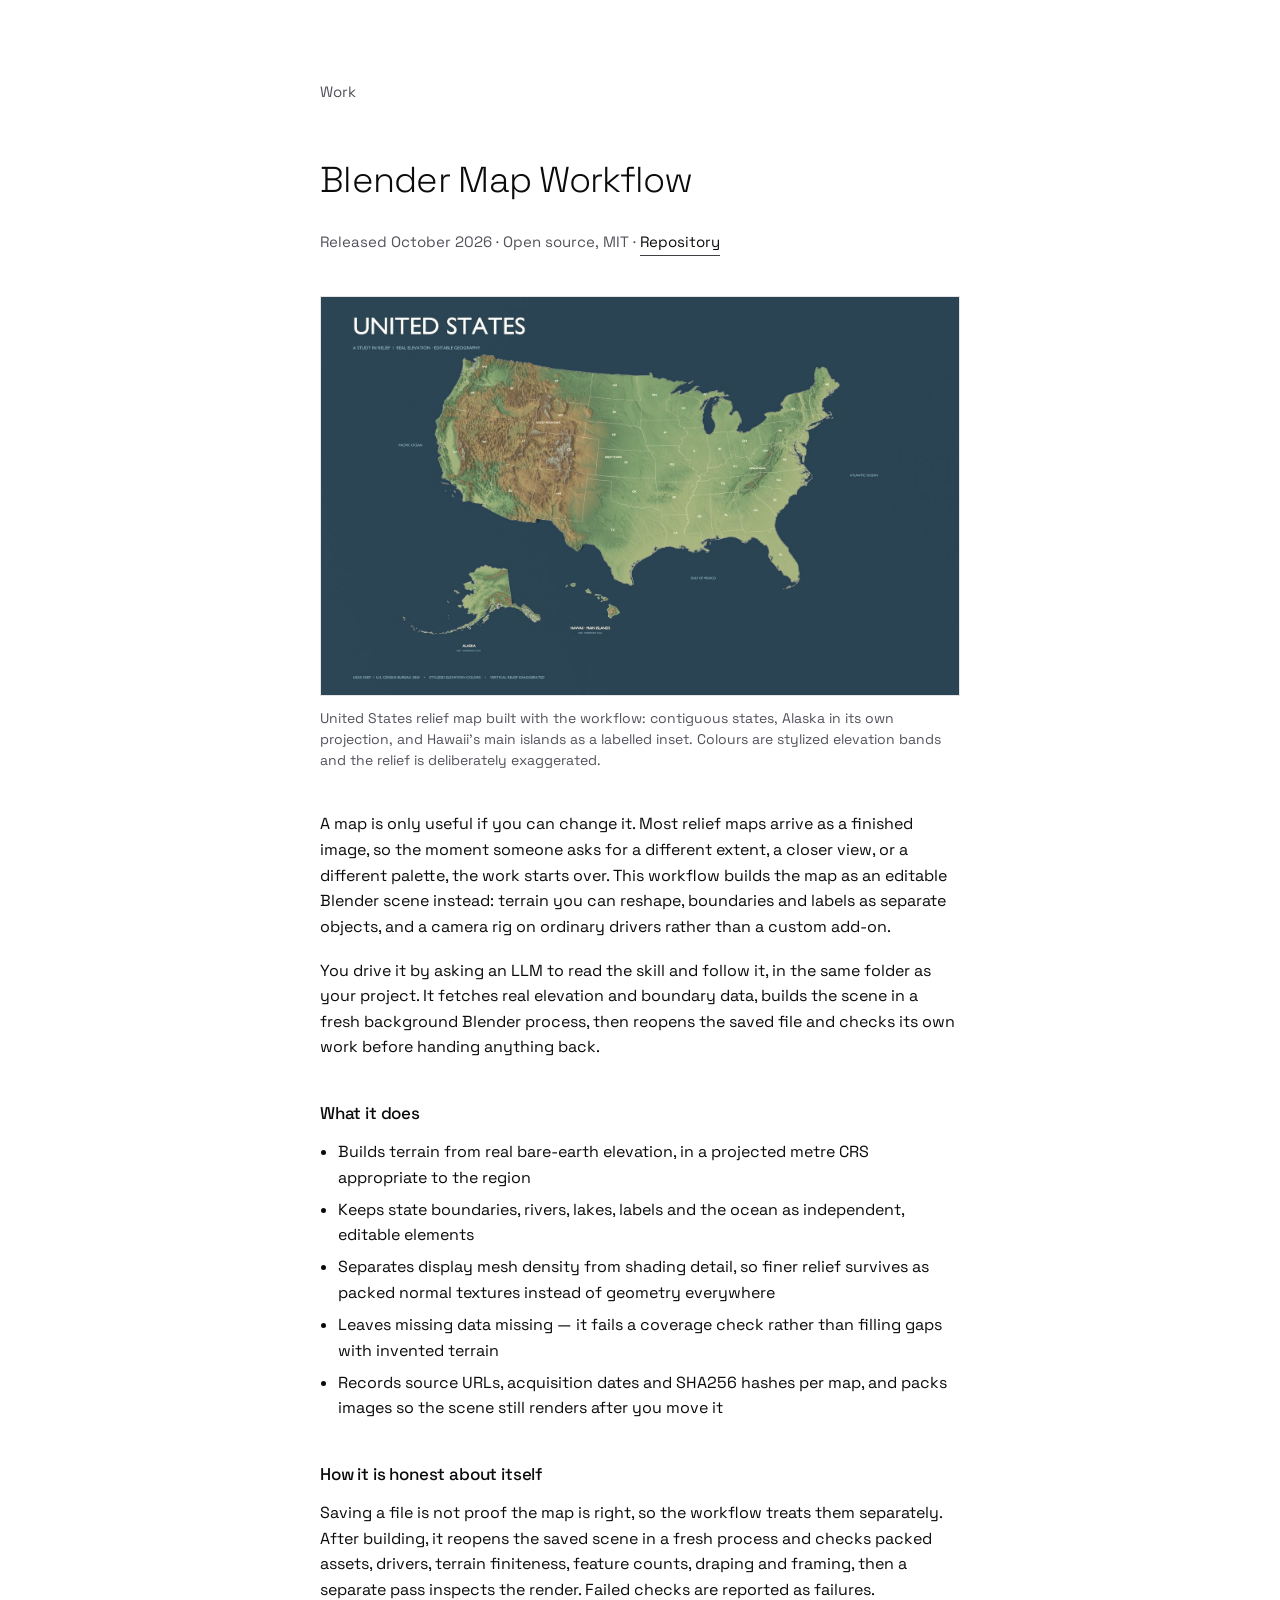
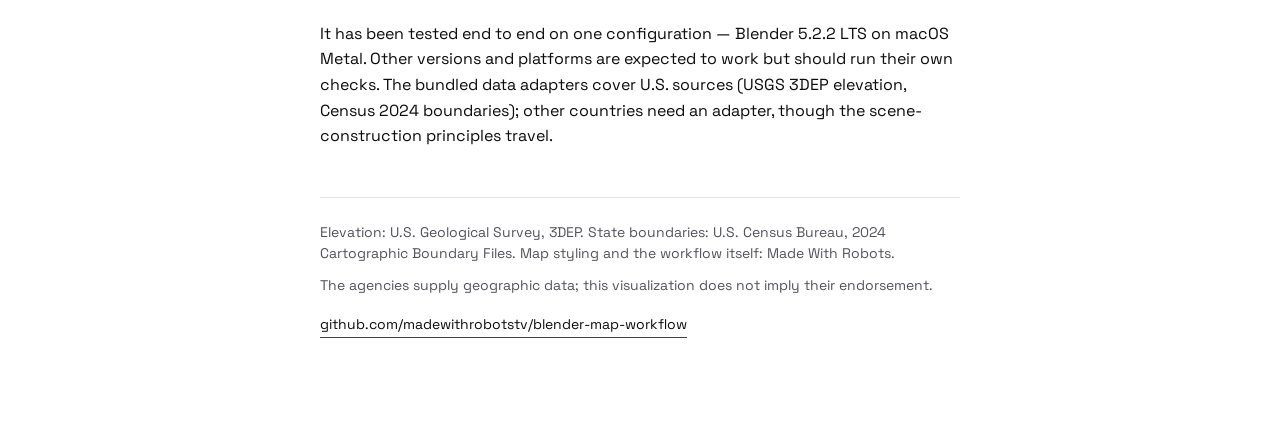
<file: work/blender-map-workflow/index.html>
<!doctype html>
<html lang="en">
<head>
  <meta charset="utf-8" />
  <meta name="viewport" content="width=device-width, initial-scale=1" />
  <title>Blender Map Workflow — Made With Robots</title>
  <meta name="description" content="A portable GIS-to-Blender pipeline for building editable relief maps from real elevation and boundary data." />
  <link rel="icon" type="image/png" href="/assets/logo.png" />
  <link rel="preconnect" href="https://fonts.googleapis.com">
  <link rel="preconnect" href="https://fonts.gstatic.com" crossorigin>
  <link href="https://fonts.googleapis.com/css2?family=Space+Grotesk:wght@300;400;500&display=swap" rel="stylesheet">
  <style>
    :root {
      --bg: #ffffff;
      --fg: #0b0b0d;
      --muted: #52525b;
      --accent: #3f3f46;
      --rule: #e4e4e7;
    }
    * { box-sizing: border-box; }
    html, body { margin: 0; padding: 0; }
    body {
      background: var(--bg);
      color: var(--fg);
      font-family: 'Space Grotesk', ui-sans-serif, system-ui, -apple-system, sans-serif;
      font-weight: 400;
      line-height: 1.6;
      min-height: 100vh;
      padding: 5rem 2rem 6rem;
    }
    main { max-width: 40rem; margin: 0 auto; }
    a { color: var(--fg); }
    .back { margin: 0 0 3rem; font-size: 0.9375rem; }
    .back a {
      color: var(--muted);
      text-decoration: none;
      border-bottom: 1px solid transparent;
      padding-bottom: 1px;
    }
    .back a:hover { color: var(--fg); border-bottom-color: var(--accent); }
    h1 {
      font-size: clamp(1.75rem, 4vw, 2.25rem);
      font-weight: 300;
      letter-spacing: -0.02em;
      margin: 0 0 0.75rem;
    }
    .meta {
      color: var(--muted);
      font-size: 0.9375rem;
      margin: 0 0 2.5rem;
    }
    figure { margin: 0 0 2.5rem; }
    figure img {
      width: 100%;
      height: auto;
      display: block;
      border: 1px solid var(--rule);
    }
    figcaption {
      color: var(--muted);
      font-size: 0.875rem;
      margin-top: 0.75rem;
      line-height: 1.5;
    }
    h2 {
      font-size: 1.0625rem;
      font-weight: 500;
      margin: 2.5rem 0 0.75rem;
      letter-spacing: -0.01em;
    }
    p { margin: 0 0 1.15rem; }
    ul { margin: 0 0 1.15rem; padding-left: 1.15rem; }
    li { margin: 0 0 0.4rem; }
    code {
      font-family: ui-monospace, SFMono-Regular, Menlo, monospace;
      font-size: 0.875em;
      background: #f4f4f5;
      padding: 0.1em 0.35em;
      border-radius: 3px;
    }
    .credit {
      color: var(--muted);
      font-size: 0.875rem;
      border-top: 1px solid var(--rule);
      margin-top: 3rem;
      padding-top: 1.5rem;
      line-height: 1.55;
    }
    .credit p { margin: 0 0 0.6rem; }
    .repo {
      display: inline-block;
      margin-top: 0.5rem;
      border-bottom: 1px solid var(--accent);
      text-decoration: none;
      padding-bottom: 1px;
    }
  </style>
</head>
<body>
  <main>
    <p class="back"><a href="/work/">Work</a></p>

    <h1>Blender Map Workflow</h1>
    <p class="meta">Released October 2026 · Open source, MIT · <a class="repo" href="https://github.com/madewithrobotstv/blender-map-workflow">Repository</a></p>

    <figure>
      <img src="/assets/blender-map-workflow-preview.jpg" alt="Stylized relief map of the United States, with Alaska and Hawaii insets, built in Blender from real elevation data" />
      <figcaption>United States relief map built with the workflow: contiguous states, Alaska in its own projection, and Hawaii's main islands as a labelled inset. Colours are stylized elevation bands and the relief is deliberately exaggerated.</figcaption>
    </figure>

    <p>A map is only useful if you can change it. Most relief maps arrive as a finished image, so the moment someone asks for a different extent, a closer view, or a different palette, the work starts over. This workflow builds the map as an editable Blender scene instead: terrain you can reshape, boundaries and labels as separate objects, and a camera rig on ordinary drivers rather than a custom add-on.</p>

    <p>You drive it by asking an LLM to read the skill and follow it, in the same folder as your project. It fetches real elevation and boundary data, builds the scene in a fresh background Blender process, then reopens the saved file and checks its own work before handing anything back.</p>

    <h2>What it does</h2>
    <ul>
      <li>Builds terrain from real bare-earth elevation, in a projected metre CRS appropriate to the region</li>
      <li>Keeps state boundaries, rivers, lakes, labels and the ocean as independent, editable elements</li>
      <li>Separates display mesh density from shading detail, so finer relief survives as packed normal textures instead of geometry everywhere</li>
      <li>Leaves missing data missing — it fails a coverage check rather than filling gaps with invented terrain</li>
      <li>Records source URLs, acquisition dates and SHA256 hashes per map, and packs images so the scene still renders after you move it</li>
    </ul>

    <h2>How it is honest about itself</h2>
    <p>Saving a file is not proof the map is right, so the workflow treats them separately. After building, it reopens the saved scene in a fresh process and checks packed assets, drivers, terrain finiteness, feature counts, draping and framing, then a separate pass inspects the render. Failed checks are reported as failures.</p>
    <p>It has been tested end to end on one configuration — Blender 5.2.2 LTS on macOS Metal. Other versions and platforms are expected to work but should run their own checks. The bundled data adapters cover U.S. sources (USGS 3DEP elevation, Census 2024 boundaries); other countries need an adapter, though the scene-construction principles travel.</p>

    <div class="credit">
      <p>Elevation: U.S. Geological Survey, 3DEP. State boundaries: U.S. Census Bureau, 2024 Cartographic Boundary Files. Map styling and the workflow itself: Made With Robots.</p>
      <p>The agencies supply geographic data; this visualization does not imply their endorsement.</p>
      <p><a class="repo" href="https://github.com/madewithrobotstv/blender-map-workflow">github.com/madewithrobotstv/blender-map-workflow</a></p>
    </div>
  </main>
</body>
</html>
</file>
<file: pitch-decks/src/deck.css>
*{box-sizing:border-box} :root{--paper:#eee4d2;--ink:#17191a;--red:#c84a3f;--muted:#b9b2a5}html,body{margin:0;background:var(--ink);color:var(--paper);font-family:Arial,Helvetica,sans-serif}body{overflow:hidden}.slide{display:none;position:relative;min-height:100vh;height:100vh;padding:6vh 6vw 9vh;overflow:hidden}.slide.active{display:block}.slide.active.split{display:grid}.eyebrow{font-size:12px;letter-spacing:.22em;font-weight:700;color:var(--muted);margin:0 0 3vh}h1{font-size:clamp(64px,11vw,180px);letter-spacing:-.07em;line-height:.95;margin:4vh 0}h2{font-size:clamp(32px,4.4vw,74px);letter-spacing:-.045em;line-height:1.06;margin:0 0 4vh;max-width:1100px}h3{font-size:23px;margin:0 0 12px;font-weight:500}p{font-size:clamp(17px,1.6vw,25px);line-height:1.5;margin:0 0 2.5vh}.small{font-size:13px;line-height:1.6;color:var(--muted)}.lead{font-size:clamp(23px,2.4vw,38px);line-height:1.3}.split{grid-template-columns:1.1fr .9fr;padding:0;gap:0}.copy{padding:7vh 5vw 9vh 6vw;align-self:center}.split>.art{width:100%;height:100vh;object-fit:cover}.backdrop{position:absolute;inset:0;width:100%;height:100%;object-fit:cover}.shade{position:absolute;inset:0;background:linear-gradient(90deg,rgba(10,13,15,.94),rgba(10,13,15,.5) 65%,rgba(10,13,15,.2))}.cover,.widecopy,.closing{position:relative;z-index:1}.cover{padding-top:5vh}.season{letter-spacing:.3em;font-size:15px;margin:3vh 0 5vh}.rule{width:100px;height:4px;background:var(--red)}.cover .lead{max-width:700px}.widecopy{max-width:950px;padding-top:8vh}.widecopy>p{max-width:720px}.quote{font-size:48px;color:#dc6a54;letter-spacing:-.04em}.pair{display:flex;align-items:center;justify-content:space-around;margin:8vh 0}.bigword{font-size:clamp(35px,5vw,80px);letter-spacing:-.04em}.pair p{color:var(--muted);margin-top:2vh}.bond{text-align:center;font-size:70px;color:var(--red)}.bond span{display:block;font-size:15px;color:var(--muted);line-height:1.5}.statement{font-size:clamp(23px,2.6vw,39px);line-height:1.3;max-width:1100px}.roster{display:grid;grid-template-columns:repeat(3,1fr);gap:4vh 4vw;margin:5vh 0}.person{border-top:3px solid var(--accent);padding-top:2vh}.person span{color:var(--muted);font-size:13px;text-transform:uppercase;letter-spacing:.12em}.person p{font-size:21px;margin-top:2vh}.worlds{display:grid;grid-template-columns:1fr 1fr;gap:3vw}.worlds figure{margin:0}.worlds img{width:100%;height:48vh;object-fit:cover}.worlds figure:first-child img{object-position:50% 63%}figcaption{font-size:15px;line-height:1.5;padding-top:12px}figcaption span{color:var(--muted)}.phases{display:grid;grid-template-columns:repeat(3,1fr);gap:4vh 4vw;margin:5vh 0}.phases b{font-size:38px;font-weight:400;color:#c7745a;display:block;border-top:1px solid #555;padding-top:12px;margin-bottom:15px}.phases p{font-size:19px}.eighth{display:grid;grid-template-columns:.7fr 1.3fr;gap:6vw;align-items:center}.eight{font-size:clamp(240px,34vw,520px);font-weight:700;line-height:.85;color:#292b2c;letter-spacing:-.1em}.black{background:#080a0c}.eighth h2{font-size:90px;margin-bottom:0}.eighth p{max-width:650px}.gallery{display:grid;grid-template-columns:repeat(3,1fr);gap:20px}.gallery figure{margin:0}.gallery img{width:100%;height:39vh;object-fit:cover}.smallish{font-size:25px;margin-top:4vh}.columns{display:grid;grid-template-columns:1fr 1fr;gap:7vw;margin:5vh 0}.columns h3{color:#dc8a6e}.columns p{font-size:21px}.closing{padding-top:13vh}.closing h2{font-size:clamp(36px,4.8vw,80px)}.closing>p:not(.eyebrow){margin-top:5vh}nav{position:fixed;bottom:0;left:0;right:0;height:54px;background:rgba(12,14,16,.94);display:flex;align-items:center;gap:14px;padding:0 24px;z-index:20;border-top:1px solid #333}button{border:1px solid #555;color:var(--paper);background:transparent;border-radius:3px;font-size:16px;padding:5px 14px;cursor:pointer}button:hover,button:focus-visible{background:#484039;outline:2px solid #dc8a6e}.count{font-size:12px;letter-spacing:.14em;min-width:62px}.navtitle{font-size:12px;color:var(--muted);flex:1}.progress{position:fixed;bottom:54px;left:0;height:2px;background:var(--red);z-index:21;transition:width .2s}.hint{font-size:11px;color:var(--muted)}@media(max-width:750px){body{overflow:auto}.slide{height:auto;min-height:calc(100vh - 54px);overflow:visible;padding:40px 25px 90px}.split.active{display:flex;flex-direction:column-reverse}.split>.art{height:42vh}.copy{padding:35px 25px 85px}.roster,.phases{grid-template-columns:1fr 1fr}.worlds,.gallery,.columns{grid-template-columns:1fr}.worlds img,.gallery img{height:32vh}.hint{display:none}.eighth{grid-template-columns:1fr}.eight{font-size:160px}.pair{gap:15px}.bond{font-size:35px}.bigword{font-size:29px}.pair p{font-size:17px}.closing{padding-top:8vh}.hero{min-height:100vh}.cover{padding-top:10vh}.smallish{font-size:22px}}@media print{@page{size:landscape;margin:0}body{overflow:visible;-webkit-print-color-adjust:exact;print-color-adjust:exact}.slide,.slide.active{display:block;height:210mm;min-height:210mm;width:297mm;page-break-after:always;padding:15mm;overflow:hidden}.slide.split,.slide.active.split{display:grid;grid-template-columns:1.1fr .9fr;padding:0}.split>.art{height:210mm}.copy{padding:15mm}.backdrop{height:100%}nav,.progress{display:none}h2{font-size:36pt}p{font-size:15pt}.eyebrow,.small{font-size:9pt}.roster,.phases{gap:8mm}.worlds img{height:110mm}.gallery img{height:90mm}.eight{font-size:260pt}.cover{padding-top:10mm}.cover h1{font-size:95pt}.columns p{font-size:15pt}.closing{padding-top:30mm}.closing h2{font-size:36pt}}.cast-slide .copy{padding:0;display:grid;grid-template-columns:1fr 1fr;column-gap:5vw;align-items:start}.cast-slide .eyebrow{grid-column:1/-1;margin-bottom:2vh}.cast-slide h2{grid-column:1;grid-row:2/4;font-size:clamp(32px,3.7vw,60px);margin-bottom:2vh}.cast-slide .copy>p:not(.eyebrow){grid-column:2;font-size:clamp(17px,1.5vw,23px)}.cast-art{display:block;width:100%;max-height:43vh;margin-top:3vh;background:#eee4d2;overflow:hidden}@media(max-width:750px){.cast-slide .copy{display:block}.cast-art{max-height:none;margin-top:20px}.cast-slide{padding:35px 20px 85px}}@media print{.cast-slide .copy{display:grid;padding:0}.cast-art{max-height:100mm;margin-top:8mm}}.cast-slide .cast-background{position:absolute;inset:-12px;width:calc(100% + 24px);height:calc(100% + 24px);object-fit:cover;filter:blur(5px) brightness(.65);pointer-events:none;z-index:0}.cast-background-dim{position:absolute;inset:0;background:rgba(12,16,19,.48);pointer-events:none;z-index:1}.cast-slide .copy,.cast-slide .cast-art{position:relative;z-index:2}.world-slide .world-texture{position:absolute;inset:0;width:100%;height:100%;object-fit:cover;filter:grayscale(1) brightness(.48);opacity:.65;pointer-events:none}.world-slide .shade{background:linear-gradient(90deg,rgba(10,13,15,.85),rgba(10,13,15,.48))}.world-slide .widecopy{position:relative;width:47%;padding-top:3vh;z-index:2}.world-slide h2{font-size:clamp(32px,3.5vw,58px)}.world-slide .widecopy>p:not(.eyebrow){font-size:clamp(17px,1.55vw,24px)}.world-slide .widecopy>.lead{font-size:clamp(23px,2vw,32px);margin-top:4vh}.world-artwork{position:absolute;z-index:2;right:5vw;top:6vh;width:41%;bottom:10vh;display:grid;grid-template-rows:1fr 1fr;gap:3vh}.world-artwork figure{margin:0;min-height:0;display:flex;flex-direction:column}.world-artwork img{width:100%;height:calc(100% - 25px);min-height:0;object-fit:contain;background:rgba(8,10,12,.55)}.world-artwork figcaption{font-size:10px;letter-spacing:.18em;color:#c7bda9;padding-top:9px}@media(max-width:750px){.world-slide .widecopy{width:100%;padding-top:0}.world-artwork{position:relative;inset:auto;width:100%;display:grid;grid-template-rows:auto auto;margin-top:25px;gap:25px}.world-artwork img{height:auto;max-height:42vh}.world-slide{padding-bottom:85px}}@media print{.world-slide .widecopy{width:47%;padding-top:5mm}.world-artwork{right:15mm;top:15mm;bottom:15mm;width:41%;gap:8mm}.world-slide h2{font-size:32pt}.world-slide .widecopy>p:not(.eyebrow){font-size:15pt}.world-slide .widecopy>.lead{font-size:20pt}}.world-slide .world-texture{object-position:center bottom}.world-slide .widecopy{width:34%;padding-top:1vh}.world-slide h2{font-size:clamp(30px,3.2vw,54px);line-height:1.06;margin-bottom:3vh}.world-slide .widecopy>p:not(.eyebrow){font-size:clamp(16px,1.35vw,21px);line-height:1.45}.world-slide .widecopy>.lead{font-size:clamp(22px,1.9vw,30px);margin-top:3vh}.world-artwork{right:3vw;top:5vh;bottom:9vh;width:59%;display:block}.world-artwork figure{position:absolute;width:91%;height:53%;display:block;filter:drop-shadow(0 10px 20px rgba(0,0,0,.55))}.world-artwork figure:first-child{left:0;top:0;z-index:1}.world-artwork figure:last-child{right:0;bottom:0;z-index:2}.world-artwork img{display:block;width:100%;height:calc(100% - 26px);object-fit:contain;background:rgba(8,10,12,.8);border:1px solid rgba(238,228,210,.23)}.world-artwork figcaption{height:26px;padding:7px 10px;background:rgba(10,13,15,.94);font-size:10px;letter-spacing:.18em;color:#eee4d2}.world-slide .shade{background:linear-gradient(90deg,rgba(10,13,15,.9) 0%,rgba(10,13,15,.73) 32%,rgba(10,13,15,.22) 65%,rgba(10,13,15,.12))}@media(max-width:750px){.world-slide .widecopy{width:100%;padding-top:0}.world-slide h2{font-size:38px}.world-artwork{position:relative;inset:auto;width:100%;height:auto;margin-top:25px;display:block}.world-artwork figure{position:relative;inset:auto!important;width:100%;height:auto;margin-bottom:22px}.world-artwork img{height:auto;max-height:none}.world-slide .world-texture{object-position:center bottom}}@media print{.world-slide .widecopy{width:34%;padding-top:0}.world-artwork{right:8mm;top:15mm;bottom:15mm;width:59%}.world-slide h2{font-size:30pt}.world-slide .widecopy>p:not(.eyebrow){font-size:13pt}.world-slide .widecopy>.lead{font-size:18pt}}.world-artwork{right:3vw;top:5vh;bottom:9vh;width:59%;display:grid;grid-template-rows:minmax(0,1fr) minmax(0,.58fr);gap:2vh}.world-artwork figure,.world-artwork figure:first-child,.world-artwork figure:last-child{position:relative;inset:auto;width:100%;height:100%;min-height:0;display:flex;flex-direction:column}.world-artwork img{height:calc(100% - 26px);flex:1;min-height:0}.world-artwork figure:last-child img{object-fit:cover;object-position:center 60%}.world-artwork figcaption{flex:0 0 26px}@media(max-width:750px){.world-artwork{display:block;height:auto}.world-artwork figure,.world-artwork figure:first-child,.world-artwork figure:last-child{height:auto;margin-bottom:22px}.world-artwork img{flex:none;height:auto}.world-artwork figure:last-child img{width:100%;height:auto;aspect-ratio:3/1;object-fit:cover}}.world-slide h2{font-size:clamp(38px,4.15vw,72px);line-height:1.03;margin-bottom:3.5vh}.world-slide .widecopy>p:not(.eyebrow){font-size:clamp(18px,1.65vw,26px);line-height:1.48}.world-slide .widecopy>.lead{font-size:clamp(25px,2.35vw,38px);line-height:1.25;margin-top:3.5vh}.world-slide .eyebrow{margin-bottom:3vh}@media(max-width:750px){.world-slide h2{font-size:42px}.world-slide .widecopy>p:not(.eyebrow){font-size:19px}.world-slide .widecopy>.lead{font-size:27px}}@media print{.world-slide h2{font-size:35pt}.world-slide .widecopy>p:not(.eyebrow){font-size:15pt}.world-slide .widecopy>.lead{font-size:21pt}}.world-slide .world-artwork{position:static;display:block;width:auto;height:auto;margin:0}.world-slide .world-artwork figure:first-child{position:absolute;left:41%;right:3vw;top:5vh;width:auto;height:62vh;margin:0}.world-slide .world-artwork figure:last-child{position:absolute;left:6vw;right:3vw;bottom:9vh;width:auto;height:20vh;margin:0}.world-slide .world-artwork figure:last-child img{object-fit:cover;object-position:center 60%}.world-slide .widecopy{padding-top:0}.world-slide h2{margin-bottom:2vh}.world-slide .widecopy>.lead{margin-top:2vh}@media(max-width:750px){.world-slide .world-artwork{position:relative;margin-top:25px}.world-slide .world-artwork figure:first-child,.world-slide .world-artwork figure:last-child{position:relative;inset:auto;width:100%;height:auto;margin:0 0 22px}.world-slide .world-artwork figure:last-child img{height:auto;aspect-ratio:4/1}}@media print{.world-slide .world-artwork figure:first-child{left:41%;right:8mm;top:12mm;height:125mm}.world-slide .world-artwork figure:last-child{left:15mm;right:8mm;bottom:15mm;height:42mm}}/* Page 4: normal-flow columns share one bottom alignment. */
.eighth-art-slide{overflow-y:auto;}.eighth-art-slide .eyebrow{margin-bottom:3vh;}.eighth-art-slide .eighth{grid-template-columns:.7fr 1.6fr;gap:4vw;align-items:start;margin-bottom:2vh;}.eighth-art-slide .eighth h2{font-size:clamp(50px,5.5vw,90px);}.eighth-art-slide .quote{font-size:clamp(30px,3vw,48px);margin:8px 0 0;}.eighth-art-slide .eighth-body p{font-size:clamp(17px,1.45vw,23px);max-width:none;line-height:1.4;margin-bottom:2vh;}.across-art{display:block;width:100%;height:auto;max-height:44vh;object-fit:contain;}.eighth-art-slide>.small{margin-top:2vh;}@media(max-width:750px){.eighth-art-slide .eighth{grid-template-columns:1fr;gap:22px;}.across-art{max-height:none;}.eighth-art-slide .eighth-body p{font-size:19px;}}@media print{.eighth-art-slide .eighth{grid-template-columns:.7fr 1.6fr;gap:10mm;}.across-art{max-height:100mm;}.eighth-art-slide .eighth-body p{font-size:13pt;}}.final-pitch .backdrop{object-position:center center;}.final-pitch .shade{background:linear-gradient(90deg,rgba(6,10,18,.93) 0%,rgba(6,10,18,.77) 38%,rgba(6,10,18,.24) 72%,rgba(6,10,18,.08) 100%);}.pitch-copy{position:relative;z-index:1;max-width:72%;padding-top:1vh;}.pitch-copy .eyebrow{margin-bottom:4vh;}.pitch-comparison{font-size:clamp(26px,3.1vw,50px);font-weight:600;letter-spacing:-.035em;line-height:1.12;margin:0 0 3vh;}.pitch-comparison em{font-style:normal;display:block;}.pitch-comparison span{display:block;color:#d494b2;font-size:.46em;font-weight:400;letter-spacing:.12em;margin:10px 0;}.pitch-premise{font-size:clamp(17px,1.6vw,25px);line-height:1.45;color:#d5ccdb;}.pitch-rule{width:80px;height:3px;background:#dc739d;margin:3vh 0;}.pitch-copy h2{font-size:clamp(34px,3.6vw,62px);line-height:1.08;margin-bottom:3vh;}.pitch-invite{font-size:clamp(19px,1.7vw,28px);line-height:1.35;margin-bottom:3vh;}.pitch-credit{font-size:11px;letter-spacing:.18em;color:#d8c9d3;}.pitch-credit span{display:block;font-size:11px;letter-spacing:.05em;color:#b5acba;margin-top:8px;}.slide.final-pitch{overflow-y:auto;}@media(max-width:750px){.pitch-copy{max-width:100%;padding-top:2vh;}.pitch-comparison{font-size:34px;}.pitch-copy h2{font-size:36px;}.final-pitch .shade{background:rgba(6,10,18,.68);}.final-pitch .backdrop{object-position:68% center;}.pitch-premise br{display:none;}}@media print{.pitch-copy{padding-top:0;max-width:75%;}.pitch-comparison{font-size:30pt;margin-bottom:5mm;}.pitch-copy .eyebrow{margin-bottom:6mm;}.pitch-premise{font-size:14pt;}.pitch-copy h2{font-size:30pt;}.pitch-invite{font-size:16pt;}.pitch-rule{margin:6mm 0;}}.final-pitch .pitch-copy{max-width:77%;}.final-pitch .pitch-copy .eyebrow{margin-bottom:2.5vh;}.final-pitch .pitch-comparison{font-size:clamp(26px,2.7vw,44px);margin-bottom:2vh;}.final-pitch .pitch-comparison em{display:inline;}.final-pitch .pitch-comparison span{display:inline;margin:0 12px;font-size:.5em;}.final-pitch .pitch-premise{font-size:clamp(17px,1.45vw,23px);}.final-pitch .pitch-rule{margin:2.5vh 0;}.final-pitch .pitch-copy h2{font-size:clamp(33px,3.5vw,58px);max-width:1000px;margin-bottom:2vh;}.pitch-mystery{max-width:950px;}.pitch-mystery p{font-size:clamp(16px,1.35vw,22px);line-height:1.45;margin:0 0 1.8vh;color:#e2d9e1;}.pitch-mystery .pitch-final-question{font-size:clamp(20px,1.8vw,29px);color:#f3e5d5;line-height:1.3;margin-top:2.5vh;}.final-pitch .pitch-invite{font-size:clamp(18px,1.5vw,24px);margin-top:2.5vh;margin-bottom:2vh;}.final-pitch .shade{background:linear-gradient(90deg,rgba(6,10,18,.95),rgba(6,10,18,.83) 48%,rgba(6,10,18,.35) 85%);}@media(max-width:750px){.final-pitch .pitch-copy{max-width:100%;}.final-pitch .pitch-comparison em{display:block;}.final-pitch .pitch-comparison span{display:block;margin:8px 0;}.pitch-mystery p{font-size:18px;}.final-pitch .pitch-copy h2{font-size:36px;}.final-pitch .shade{background:rgba(6,10,18,.8);}}@media print{.final-pitch .pitch-copy{max-width:85%;}.final-pitch .pitch-comparison{font-size:24pt;}.final-pitch .pitch-premise{font-size:12pt;}.final-pitch .pitch-copy h2{font-size:28pt;}.pitch-mystery p{font-size:12pt;}.pitch-mystery .pitch-final-question{font-size:16pt;}.final-pitch .pitch-invite{font-size:13pt;}}.final-pitch .shade{display:none;background:none;}.final-pitch .backdrop{filter:none;opacity:1;}.final-pitch .shade{display:block;background:linear-gradient(110deg,rgba(5,9,17,.9) 0%,rgba(5,9,17,.72) 30%,rgba(5,9,17,.3) 53%,rgba(5,9,17,0) 76%);}.final-pitch .backdrop{filter:none;opacity:1;}.mwr-link{color:inherit;text-decoration:none;border-bottom:1px solid rgba(238,228,210,.45);}.mwr-link:hover{color:#fff;border-bottom-color:#fff;}.mwr-logo-link{position:absolute;right:4vw;bottom:90px;width:clamp(100px,12vw,190px);z-index:3;display:block;}.mwr-logo-link img{display:block;width:100%;height:auto;filter:drop-shadow(0 3px 10px rgba(0,0,0,.45));}.mwr-nav{font-size:11px;white-space:nowrap;color:#eee4d2;text-decoration:none;}.mwr-nav:hover{text-decoration:underline;}.mwr-link:focus-visible,.mwr-logo-link:focus-visible,.mwr-nav:focus-visible{outline:2px solid #dc8a6e;outline-offset:5px;}@media(max-width:750px){.mwr-logo-link{position:relative;inset:auto;width:115px;margin:28px 0 0;}.mwr-nav{font-size:10px;}nav{gap:9px;padding:0 12px;}.navtitle{overflow:hidden;text-overflow:ellipsis;white-space:nowrap;}}@media print{.mwr-logo-link{position:absolute;right:12mm;bottom:12mm;width:35mm;}.mwr-link{text-decoration:none;}}.opening-pitch .shade{display:block;background:linear-gradient(110deg,rgba(5,9,17,.9) 0%,rgba(5,9,17,.72) 30%,rgba(5,9,17,.3) 53%,rgba(5,9,17,0) 76%);}.opening-pitch .mwr-logo-link,.final-pitch .mwr-logo-link{position:absolute;right:28px;bottom:76px;width:clamp(100px,11vw,170px);margin:0;z-index:3;}@media(max-width:750px){.opening-pitch .mwr-logo-link,.final-pitch .mwr-logo-link{position:absolute;right:20px;bottom:76px;width:95px;margin:0;}.opening-pitch,.final-pitch{padding-bottom:190px;}}@media print{.opening-pitch .mwr-logo-link,.final-pitch .mwr-logo-link{right:10mm;bottom:10mm;width:32mm;}}
/* Pages 4 and 8 share a bounded scrolling viewport. Content stays in normal flow. */
@media screen{
 body:has(.opposition-slide.active),body:has(.format-slide.active){overflow:hidden;}
 .slide.opposition-slide,.slide.format-slide{height:100vh;min-height:100vh;padding:6vh 6vw 9vh;overflow:auto;overscroll-behavior:contain;}
 .slide.opposition-slide.active,.slide.format-slide.active{display:grid;grid-template-columns:minmax(0,1.1fr) minmax(0,1fr);grid-template-rows:minmax(max-content,1fr);gap:clamp(24px,4vw,64px);align-items:end;align-content:start;}
 .opposition-left,.opposition-copy,.format-copy,.format-studies{min-width:0;min-height:0;}
 .opposition-left{display:flex;flex-direction:column;gap:24px;}
 .opposition-copy{width:auto;}
 .opposition-slide .eyebrow,.format-slide .eyebrow{font-size:11px;margin:0 0 18px;}
 .opposition-slide h2,.format-copy h2{font-size:clamp(34px,3.4vw,56px);line-height:1.06;margin:0 0 20px;}
 .opposition-intro{font-size:clamp(17px,1.4vw,22px);line-height:1.4;margin:0 0 16px;}
 .opposition-points{border-top:1px solid #545453;padding-top:14px;}
 .opposition-points p{font-size:clamp(15px,1.15vw,18px);line-height:1.35;margin:0 0 12px;color:#c9c3b7;}
 .opposition-points strong{display:block;font-size:11px;letter-spacing:.17em;color:#da8a6c;margin-bottom:5px;}
 .opposition-close{font-size:clamp(18px,1.5vw,24px);line-height:1.3;margin:16px 0 0;}
 .opposition-slide{background:#101517;}
 .opposition-slide .drone-detail,.opposition-art.single-force,.opposition-art.single-force .force-image{position:static;inset:auto;display:block;width:100%;height:auto;min-height:0;margin:0;}
 .opposition-art.single-force{max-width:460px;justify-self:center;align-self:end;}
 .opposition-slide .drone-detail img,.opposition-art.single-force .force-image img{display:block;width:100%;height:auto;max-height:none;object-fit:contain;flex:none;}
 .opposition-slide figcaption{height:27px;padding-top:9px;font-size:10px;line-height:18px;letter-spacing:.15em;color:#bcb5a8;}
 .format-slide{isolation:isolate;background:#101517;}
 .format-background{position:absolute;inset:0;width:100%;height:100%;object-fit:cover;filter:blur(9px) brightness(.33);z-index:0;pointer-events:none;}
 .format-shade{position:absolute;inset:0;background:rgba(9,13,16,.65);z-index:1;pointer-events:none;}
 .format-copy,.format-studies{position:relative;z-index:2;}
 .format-copy h3{font-size:clamp(20px,1.65vw,27px);color:#e0ae8e;margin:18px 0 9px;}
 .format-copy p{font-size:clamp(16px,1.3vw,21px);line-height:1.45;margin:0;}
 .format-copy .format-note{font-size:12px;letter-spacing:.08em;color:#b9b2a5;margin-top:18px;}
 .format-studies.prepared-studies{display:flex;flex-direction:column;gap:20px;align-self:end;}
 .prepared-crop{margin:0;min-width:0;}
 .prepared-crop img{display:block;width:100%;height:auto;max-width:100%;object-fit:contain;}
 .format-copy .crop-3{margin-top:24px;}
 .prepared-studies .prepared-crop{filter:drop-shadow(0 8px 16px rgba(0,0,0,.4));}
}
@media screen and (max-width:1050px){
 .slide.opposition-slide.active,.slide.format-slide.active{grid-template-columns:minmax(0,1fr);grid-template-rows:none;grid-auto-rows:max-content;align-items:start;gap:28px;}
 .opposition-art.single-force{width:min(100%,460px);align-self:start;}
 .format-studies.prepared-studies{align-self:start;}
 .format-copy h2,.opposition-slide h2{font-size:clamp(34px,5.5vw,50px);}
 .format-copy p,.opposition-intro{font-size:18px;}
 .opposition-points p{font-size:17px;}
}
@media print{
 .slide.opposition-slide,.slide.format-slide{display:grid;grid-template-columns:minmax(0,1.1fr) minmax(0,1fr);gap:12mm;height:210mm;min-height:210mm;padding:12mm 15mm;overflow:hidden;align-items:end;}
 .opposition-left{display:flex;flex-direction:column;gap:5mm;min-width:0;}
 .opposition-slide h2,.format-copy h2{font-size:25pt;margin-bottom:4mm;}
 .opposition-intro,.format-copy p{font-size:11pt;line-height:1.35;}
 .opposition-points p{font-size:10pt;margin-bottom:2mm;}
 .opposition-points strong{display:block;font-size:8pt;}
 .opposition-close{font-size:13pt;}
 .opposition-slide .drone-detail,.opposition-art.single-force,.force-image{position:static;display:block;width:100%;height:auto;margin:0;}
 .opposition-slide img,.prepared-crop img{display:block;width:100%;height:auto;max-height:none;}
 .opposition-slide figcaption{font-size:7pt;height:6mm;padding-top:2mm;}
 .format-slide{isolation:isolate;}
 .format-background{position:absolute;inset:0;width:100%;height:100%;object-fit:cover;filter:blur(9px) brightness(.33);z-index:0;}
 .format-shade{position:absolute;inset:0;background:rgba(9,13,16,.65);z-index:1;}
 .format-copy,.format-studies{position:relative;z-index:2;min-width:0;}
 .format-copy h3{font-size:14pt;margin:4mm 0 2mm;color:#e0ae8e;}
 .format-copy .format-note{font-size:8pt;margin-top:3mm;}
 .prepared-crop{margin:0;}.format-copy .crop-3{margin-top:5mm;}
 .format-studies.prepared-studies{display:flex;flex-direction:column;gap:5mm;}
}
@media screen and (max-width:750px){.slide.opposition-slide,.slide.format-slide{height:auto;min-height:calc(100vh - 54px);padding:40px 25px 90px;}body:has(.opposition-slide.active),body:has(.format-slide.active){overflow:auto;}}
@keyframes pageEnter{from{opacity:0;transform:translateY(14px)}to{opacity:1;transform:translateY(0)}}
@keyframes slowDrift{from{transform:scale(1.015) translateX(0)}to{transform:scale(1.065) translateX(-.7%)}}
@keyframes textReveal{from{opacity:0;transform:translateY(10px)}to{opacity:1;transform:translateY(0)}}
@media screen{.slide.active{animation:pageEnter .55s ease both}.hero.active .backdrop{animation:slowDrift 24s ease-in-out infinite alternate;transform-origin:65% 50%;}.hero.active .cover,.final-pitch.active .pitch-copy{animation:textReveal .7s .12s ease both;}.eighth-art-slide.active .across-art{animation:textReveal 1.3s .25s ease both;}}
.demo-enter{margin-top:20px;padding:14px 20px;border:1px solid #c4aa89;background:rgba(8,12,17,.65);font-size:15px;color:#f2e7d4;letter-spacing:.03em;}.demo-enter span{padding-left:18px;color:#da8a6c}.demo-enter:hover{background:#a54d40;}.demo-label{font-size:10px!important;letter-spacing:.17em;color:#c2b6a8;margin-top:12px;}
.slide.world-demo{padding:5vh 5vw 82px;background:#0b1014;overflow-y:auto;}.world-demo-head{display:grid;grid-template-columns:1fr auto;align-items:end;column-gap:24px;}.world-demo-head .eyebrow{grid-column:1/-1;margin-bottom:16px;}.world-demo-head h2{font-size:clamp(32px,3.6vw,58px);margin:0 0 24px;}.world-toggle{display:flex;gap:0;margin-bottom:24px;align-self:end;}.world-toggle button{padding:12px 18px;border-radius:0;border-color:#666b70;font-size:14px;}.world-toggle button+button{border-left:0}.world-toggle button[aria-pressed="true"]{background:#eee4d2;color:#11171c;border-color:#eee4d2}.world-toggle button:focus-visible{outline:2px solid #d47766;outline-offset:4px}.world-stage{position:relative;height:52vh;min-height:300px;border:1px solid #42474c;overflow:hidden;background:#070b0e;}.world-layer{position:absolute;inset:0;margin:0;opacity:1;transition:opacity .85s ease,transform 1.2s ease;}.world-layer img{width:100%;height:100%;object-fit:cover;object-position:center 57%;}.world-layer:after{content:"";position:absolute;inset:0;background:linear-gradient(90deg,rgba(4,8,12,.9),rgba(4,8,12,.35) 48%,transparent 78%);}.world-layer figcaption{position:absolute;left:4vw;bottom:4vh;z-index:2;max-width:70%;padding:0;}.world-layer figcaption>span{display:block;font-size:11px;letter-spacing:.22em;margin-bottom:14px;color:#cdbd9f;}.world-layer figcaption strong{display:block;font-size:clamp(28px,3.2vw,52px);font-weight:400;letter-spacing:-.035em;line-height:1.1;margin-bottom:18px;}.world-layer figcaption p{font-size:clamp(16px,1.5vw,23px);line-height:1.4;margin:0;color:#d7d0c7;}.cyber-layer{opacity:0;transform:scale(1.06);}.cyber-layer img{object-position:center 48%;}.world-stage[data-mode="cyber"] .cyber-layer{opacity:1;transform:scale(1);}.world-stage[data-mode="cyber"] .human-layer{opacity:0;transform:scale(.98);}.world-stage-line{position:absolute;left:0;bottom:0;height:3px;width:30%;background:#a8c9dd;transition:width 1s,background 1s;z-index:3;}.world-stage[data-mode="cyber"] .world-stage-line{width:100%;background:#d4453f;}.world-demo-hint{font-size:12px;letter-spacing:.05em;color:#a4aeb7;margin:14px 0 0;}@media(max-width:750px){.world-demo-head{grid-template-columns:1fr;}.world-demo-head .eyebrow{grid-column:1;}.world-toggle{justify-self:start;}.world-stage{height:56vh;min-height:380px;}.world-layer figcaption{max-width:85%;left:22px;bottom:26px;}.world-layer figcaption p{font-size:17px;}.world-layer figcaption strong{font-size:32px;}.demo-enter{font-size:14px;}}
@media(prefers-reduced-motion:reduce){.slide.active,.hero.active .backdrop,.hero.active .cover,.final-pitch.active .pitch-copy,.eighth-art-slide.active .across-art{animation:none!important}.world-layer,.world-stage-line,.progress{transition:none!important}.cyber-layer,.world-stage[data-mode="cyber"] .human-layer{transform:none!important;}}
@media print{.world-toggle,.demo-enter,.demo-label,.world-demo-hint{display:none}.world-demo-head{display:block}.world-stage{height:110mm}.world-layer{transition:none;}.world-layer figcaption strong{font-size:28pt}.world-layer figcaption p{font-size:13pt}}

/* A short editorial cascade, restarted whenever a page becomes active. */
@keyframes cascadeIn{from{opacity:0;transform:translateY(12px)}to{opacity:1;transform:translateY(0)}}
@media screen and (prefers-reduced-motion:no-preference){
 .slide.active{animation:none;}
 .slide.active .cascade-item{animation:cascadeIn .936s cubic-bezier(.2,.65,.3,1) both;animation-delay:var(--entrance-delay,0ms);}
 /* Backgrounds keep their independent, continuous drift. */
 .hero.active .cover,.final-pitch.active .pitch-copy{animation:none;}
 .eighth-art-slide.active .across-art{animation:cascadeIn 1.17s cubic-bezier(.2,.65,.3,1) both;animation-delay:var(--entrance-delay,360ms);}
}
@media(prefers-reduced-motion:reduce){.slide .cascade-item{animation:none!important;opacity:1;transform:none;}}

.world-tile-grid{position:absolute;inset:0;z-index:1;overflow:hidden;pointer-events:none;perspective:1400px;}
.world-tile{position:absolute;background-repeat:no-repeat;transform-origin:center;backface-visibility:hidden;will-change:transform,opacity;}
.world-tile-grid:after,.world-stage .world-layer:after{display:none;}
.world-stage:after{content:"";position:absolute;inset:0;z-index:3;pointer-events:none;background:linear-gradient(90deg,rgba(4,8,12,.9),rgba(4,8,12,.35) 48%,transparent 78%);}
.world-stage .world-layer{transform:none!important;transition:none;}
.world-stage .world-layer img{transform:none;}
.world-caption{position:absolute;left:4vw;bottom:4vh;z-index:4;max-width:70%;pointer-events:none;}
.world-caption[hidden]{display:none;}.world-caption>span{display:block;font-size:11px;letter-spacing:.22em;margin-bottom:14px;color:#cdbd9f;}.world-caption strong{display:block;font-size:clamp(28px,3.2vw,52px);font-weight:400;letter-spacing:-.035em;line-height:1.1;margin-bottom:18px;}.world-caption p{font-size:clamp(16px,1.5vw,23px);line-height:1.4;margin:0;color:#d7d0c7;}
.world-stage .world-stage-line{z-index:5;}.world-toggle button:disabled{cursor:wait;opacity:.8;}
@media(max-width:750px){.world-caption{max-width:85%;left:22px;bottom:26px;}.world-caption p{font-size:17px;}.world-caption strong{font-size:32px;}}
@media screen{.slide.world-demo.active .world-stage.cascade-item{animation:none!important;opacity:1;transform:none;}}.world-stage[role="button"]{cursor:pointer;}.world-stage[role="button"]:focus-visible{outline:2px solid #dc8a6e;outline-offset:5px;}.world-stage[aria-busy="true"]{cursor:progress;}.cast-expand{display:block;position:relative;width:100%;padding:0;border:0;border-radius:0;background:transparent;margin-top:3vh;overflow:hidden;cursor:zoom-in;}.cast-expand:hover{background:transparent;}.cast-expand .cast-art{margin-top:0;transition:transform .65s cubic-bezier(.2,.65,.3,1);transform-origin:center;}.cast-expand:hover .cast-art{transform:scale(1.045);}.cast-expand-hint{position:absolute;bottom:12px;right:12px;padding:8px 12px;background:rgba(10,14,18,.85);color:#eee4d2;font-size:12px;letter-spacing:.05em;pointer-events:none;}.cast-expand:focus-visible{outline:2px solid #dc8a6e;outline-offset:5px;}.cast-lightbox{width:96vw;max-width:1800px;max-height:92vh;padding:22px;border:1px solid #5c5c5a;background:#101517;color:#eee4d2;overflow:auto;}.cast-lightbox::backdrop{background:rgba(0,0,0,.9);}.cast-lightbox-bar{display:flex;align-items:center;justify-content:space-between;gap:20px;margin-bottom:20px;}.cast-lightbox-bar p,.cast-lightbox-note{font-size:12px;letter-spacing:.12em;margin:0;}.cast-lightbox-art .cast-art{width:100%;height:auto;max-height:none;margin:0;}.cast-lightbox-note{color:#a9aaa8;margin-top:20px;font-size:11px;}.cast-lightbox-close{white-space:nowrap;}@media(prefers-reduced-motion:reduce){.cast-expand .cast-art{transition:none;}.cast-expand:hover .cast-art{transform:none;}}@media(max-width:750px){.cast-lightbox{padding:14px;}.cast-lightbox-bar p{font-size:10px;}.cast-expand-hint{font-size:10px;bottom:6px;right:6px;}}@media print{.cast-expand-hint,.cast-lightbox{display:none;}.cast-expand .cast-art{transform:none;}}.cast-expand:hover .cast-art{transform:none;}.cast-expand{overflow:visible;}.cast-lens{position:absolute;display:none;width:clamp(140px,17vw,240px);aspect-ratio:1;border-radius:50%;overflow:hidden;border:2px solid rgba(238,228,210,.85);box-shadow:0 10px 35px rgba(0,0,0,.6),0 0 0 5px rgba(8,12,17,.18);pointer-events:none;z-index:6;background:#eee4d2;transform:translate(-50%,-50%);}.cast-lens svg{position:absolute;display:block;max-width:none!important;max-height:none!important;margin:0!important;transform:none!important;animation:none!important;background:#eee4d2;}.cast-lens-visible .cast-lens{display:block;}.cast-expand-hint{z-index:5;}.cast-expand-hint:after{content:' · Hover to magnify';}@media(hover:none),(pointer:coarse){.cast-lens{display:none!important;}.cast-expand-hint:after{content:'';}}@media print{.cast-lens{display:none!important;}}.cast-lens{width:clamp(266.175px,32.3466vw,456.3px);height:clamp(354.9px,43.1288vw,608.4px);aspect-ratio:3/4;border-radius:5px;}.cast-lens-mosaic{position:absolute;inset:0;width:100%;height:100%;image-rendering:pixelated;pointer-events:none;z-index:2;mask-image:linear-gradient(#000 0 0),linear-gradient(#000 0 0);mask-size:100% 100%,calc(100% - 44px) calc(100% - 44px);mask-position:center;mask-repeat:no-repeat;mask-composite:exclude;-webkit-mask-image:linear-gradient(#000 0 0),linear-gradient(#000 0 0);-webkit-mask-size:100% 100%,calc(100% - 44px) calc(100% - 44px);-webkit-mask-position:center;-webkit-mask-repeat:no-repeat;-webkit-mask-composite:xor;}.cast-lens{border-color:rgba(238,228,210,.6);}.cast-lens-mosaic{mask-image:linear-gradient(to right,#000 0,rgba(0,0,0,.85) 10px,transparent 44px,transparent calc(100% - 44px),rgba(0,0,0,.85) calc(100% - 10px),#000 100%),linear-gradient(to bottom,#000 0,rgba(0,0,0,.85) 10px,transparent 44px,transparent calc(100% - 44px),rgba(0,0,0,.85) calc(100% - 10px),#000 100%);mask-size:100% 100%;mask-position:center;mask-repeat:no-repeat;mask-composite:add;-webkit-mask-image:linear-gradient(to right,#000 0,rgba(0,0,0,.85) 10px,transparent 44px,transparent calc(100% - 44px),rgba(0,0,0,.85) calc(100% - 10px),#000 100%),linear-gradient(to bottom,#000 0,rgba(0,0,0,.85) 10px,transparent 44px,transparent calc(100% - 44px),rgba(0,0,0,.85) calc(100% - 10px),#000 100%);-webkit-mask-size:100% 100%;-webkit-mask-position:center;-webkit-mask-repeat:no-repeat;-webkit-mask-composite:source-over;}
@media screen{
 .slide.world-slide{height:100vh;min-height:100vh;overflow-y:auto;padding:6vh 6vw 90px;}
 .slide.world-slide.active{display:grid;grid-template-columns:minmax(0,.8fr) minmax(0,1.2fr);grid-template-rows:max-content max-content;gap:28px 4vw;align-content:start;}
 .world-slide .widecopy{grid-column:1;grid-row:1;width:auto;padding:0;min-width:0;}
 .world-slide h2{font-size:clamp(36px,3.8vw,66px);line-height:1.06;margin-bottom:24px;}
 .world-slide .widecopy>p:not(.eyebrow){font-size:clamp(18px,1.55vw,25px);line-height:1.45;}
 .world-slide .widecopy>.lead{font-size:clamp(25px,2.1vw,35px);line-height:1.25;margin:24px 0 0;}
 .world-slide .world-artwork{display:contents;}
 .world-slide .world-artwork figure:first-child,.world-slide .world-artwork figure:last-child{position:relative;inset:auto!important;width:100%;height:auto;min-height:0;margin:0;display:flex;flex-direction:column;z-index:2;}
 .world-slide .world-artwork figure:first-child{grid-column:2;grid-row:1;align-self:stretch;}
 .world-slide .world-artwork figure:first-child img{width:100%;height:auto;min-height:0;max-height:none;flex:1 1 auto;object-fit:contain;}
 .world-slide .world-artwork figure:last-child{grid-column:1/-1;grid-row:2;}
 .world-slide .world-artwork figure:last-child img{width:100%;height:clamp(140px,20vh,250px);aspect-ratio:auto;max-height:none;flex:none;object-fit:cover;object-position:center 60%;}
 .world-slide .world-artwork figcaption{height:auto;min-height:26px;flex:none;line-height:1.5;padding:7px 10px;overflow-wrap:anywhere;}
}
@media screen and (max-width:950px){
 .slide.world-slide.active{grid-template-columns:minmax(0,1fr);grid-template-rows:none;grid-auto-rows:max-content;gap:24px;}
 .world-slide .widecopy,.world-slide .world-artwork figure:first-child,.world-slide .world-artwork figure:last-child{grid-column:1;grid-row:auto;}
 .world-slide .world-artwork figure:first-child img{flex:none;height:auto;}
 .world-slide h2{font-size:clamp(36px,5.5vw,52px);}
 .world-slide .widecopy>p:not(.eyebrow){font-size:19px;}
 .world-slide .widecopy>.lead{font-size:27px;}
}
@media screen and (max-width:750px){.slide.world-slide{height:auto;min-height:calc(100vh - 54px);padding:40px 25px 90px;}}
</file>
